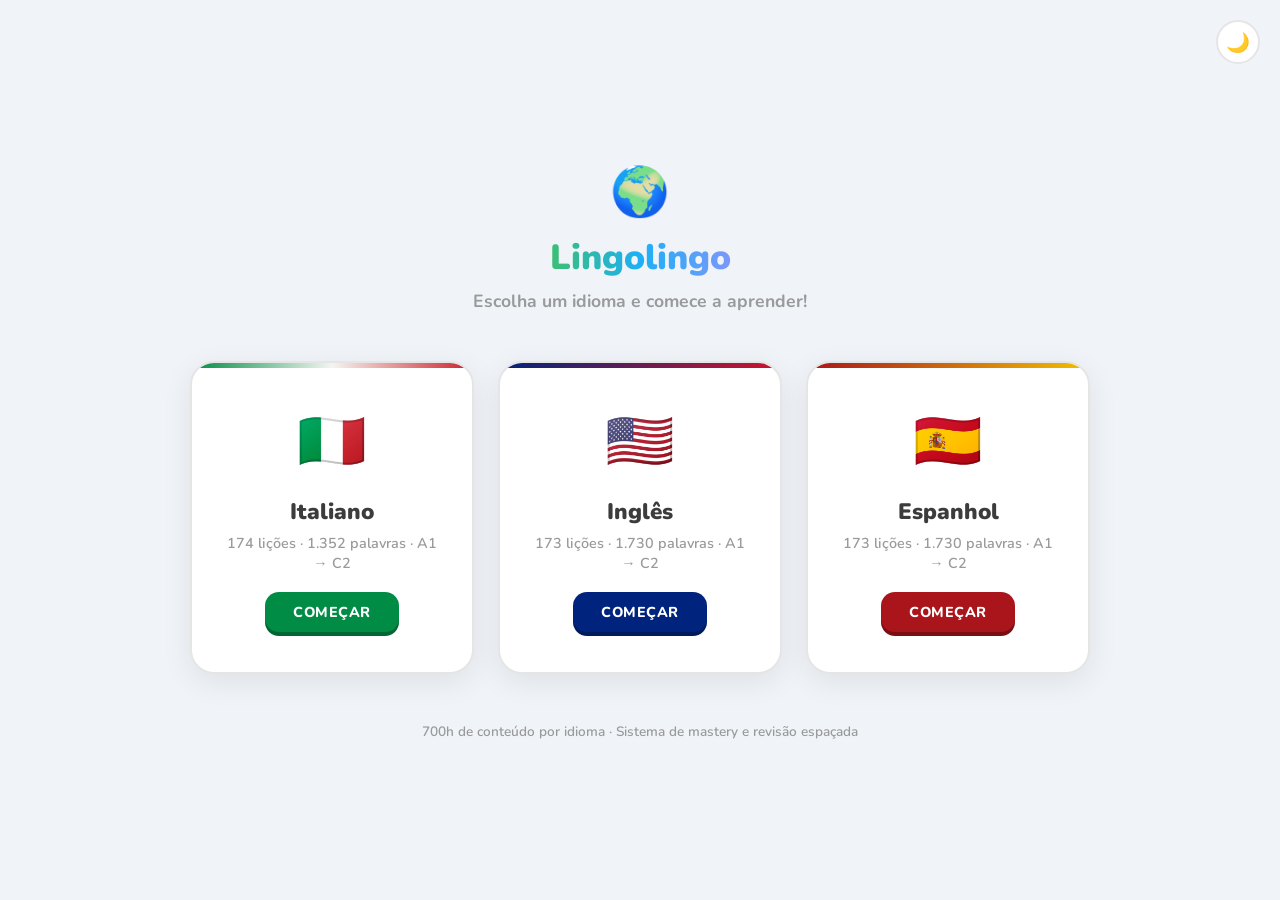
<file: index.html>
<!DOCTYPE html>
<html lang="pt-BR">
<head>
  <meta charset="UTF-8">
  <meta name="viewport" content="width=device-width, initial-scale=1.0">
  <title>Lingolingo - Escolha seu idioma</title>
  <link rel="preconnect" href="https://fonts.googleapis.com">
  <link href="https://fonts.googleapis.com/css2?family=Nunito:wght@400;700;800;900&display=swap" rel="stylesheet">
  <style>
    :root {
      --bg: #f0f4f8;
      --card-bg: #ffffff;
      --text: #3c3c3c;
      --text-muted: #9a9a9a;
      --border: #e5e5e5;
      --shadow: 0 8px 30px rgba(0, 0, 0, 0.08);
      --accent: #58cc02;
    }

    [data-theme="dark"] {
      --bg: #0f1620;
      --card-bg: #1a2431;
      --text: #f1f7fb;
      --text-muted: #8ea1ad;
      --border: #2b3a4a;
      --shadow: 0 8px 30px rgba(0, 0, 0, 0.4);
    }

    * { margin: 0; padding: 0; box-sizing: border-box; }

    body {
      font-family: 'Nunito', sans-serif;
      background: var(--bg);
      color: var(--text);
      min-height: 100vh;
      display: flex;
      flex-direction: column;
      align-items: center;
      justify-content: center;
      padding: 2rem;
      transition: background 0.3s, color 0.3s;
    }

    .theme-toggle {
      position: fixed;
      top: 20px;
      right: 20px;
      background: var(--card-bg);
      border: 2px solid var(--border);
      border-radius: 50%;
      width: 44px;
      height: 44px;
      font-size: 1.2rem;
      cursor: pointer;
      transition: transform 0.2s;
      display: flex;
      align-items: center;
      justify-content: center;
    }
    .theme-toggle:hover { transform: rotate(20deg) scale(1.1); }

    .hero {
      text-align: center;
      margin-bottom: 3rem;
    }

    .hero-logo {
      font-size: 3rem;
      margin-bottom: 0.5rem;
    }

    .hero h1 {
      font-size: 2.2rem;
      font-weight: 900;
      background: linear-gradient(90deg, #58cc02, #1cb0f6, #ce82ff);
      -webkit-background-clip: text;
      background-clip: text;
      color: transparent;
      margin-bottom: 0.5rem;
    }

    .hero p {
      color: var(--text-muted);
      font-size: 1.1rem;
      font-weight: 700;
    }

    .cards {
      display: grid;
      grid-template-columns: repeat(auto-fit, minmax(260px, 1fr));
      gap: 1.5rem;
      max-width: 900px;
      width: 100%;
    }

    .card {
      background: var(--card-bg);
      border: 2px solid var(--border);
      border-radius: 24px;
      padding: 2.5rem 2rem;
      text-align: center;
      text-decoration: none;
      color: var(--text);
      box-shadow: var(--shadow);
      transition: transform 0.2s, box-shadow 0.2s, border-color 0.2s;
      position: relative;
      overflow: hidden;
    }

    .card::before {
      content: "";
      position: absolute;
      top: 0;
      left: 0;
      right: 0;
      height: 5px;
      border-radius: 24px 24px 0 0;
    }

    .card.italiano::before { background: linear-gradient(90deg, #008C45, #F4F5F0, #CD212A); }
    .card.ingles::before { background: linear-gradient(90deg, #00247D, #CF142B); }
    .card.espanhol::before { background: linear-gradient(90deg, #AA151B, #F1BF00); }

    .card:hover {
      transform: translateY(-6px);
      box-shadow: 0 16px 40px rgba(0, 0, 0, 0.15);
    }

    .card.italiano:hover { border-color: #008C45; }
    .card.ingles:hover { border-color: #00247D; }
    .card.espanhol:hover { border-color: #AA151B; }

    .card-flag {
      font-size: 3.5rem;
      margin-bottom: 1rem;
    }

    .card-title {
      font-size: 1.4rem;
      font-weight: 900;
      margin-bottom: 0.4rem;
    }

    .card-desc {
      color: var(--text-muted);
      font-size: 0.9rem;
      font-weight: 600;
      margin-bottom: 1.2rem;
    }

    .card-btn {
      display: inline-block;
      padding: 10px 28px;
      border-radius: 14px;
      font-weight: 800;
      font-size: 0.9rem;
      text-transform: uppercase;
      letter-spacing: 0.5px;
      color: white;
      transition: transform 0.1s;
    }

    .card.italiano .card-btn { background: #008C45; box-shadow: 0 4px 0 #006633; }
    .card.ingles .card-btn { background: #00247D; box-shadow: 0 4px 0 #001a5e; }
    .card.espanhol .card-btn { background: #AA151B; box-shadow: 0 4px 0 #7a0f13; }

    .card:active .card-btn { transform: translateY(2px); box-shadow: none; }

    .footer {
      margin-top: 3rem;
      color: var(--text-muted);
      font-size: 0.85rem;
      font-weight: 600;
    }

    @media (max-width: 600px) {
      .hero h1 { font-size: 1.6rem; }
      .cards { grid-template-columns: 1fr; }
    }
  </style>
</head>
<body>

  <button class="theme-toggle" id="btn-theme" title="Alternar tema">🌙</button>

  <div class="hero">
    <div class="hero-logo">🌍</div>
    <h1>Lingolingo</h1>
    <p>Escolha um idioma e comece a aprender!</p>
  </div>

  <div class="cards">
    <a href="ITALIANO/index.html" class="card italiano">
      <div class="card-flag">🇮🇹</div>
      <div class="card-title">Italiano</div>
      <div class="card-desc">174 lições · 1.352 palavras · A1 → C2</div>
      <span class="card-btn">Começar</span>
    </a>

    <a href="INGLES/index.html" class="card ingles">
      <div class="card-flag">🇺🇸</div>
      <div class="card-title">Inglês</div>
      <div class="card-desc">173 lições · 1.730 palavras · A1 → C2</div>
      <span class="card-btn">Começar</span>
    </a>

    <a href="ESPANHOL/index.html" class="card espanhol">
      <div class="card-flag">🇪🇸</div>
      <div class="card-title">Espanhol</div>
      <div class="card-desc">173 lições · 1.730 palavras · A1 → C2</div>
      <span class="card-btn">Começar</span>
    </a>
  </div>

  <div class="footer">700h de conteúdo por idioma · Sistema de mastery e revisão espaçada</div>

  <script>
    const btn = document.getElementById("btn-theme");
    const saved = localStorage.getItem("lingolingo_theme");
    if (saved) document.documentElement.setAttribute("data-theme", saved);
    else if (window.matchMedia("(prefers-color-scheme: dark)").matches)
      document.documentElement.setAttribute("data-theme", "dark");

    function updateIcon() {
      const dark = document.documentElement.getAttribute("data-theme") === "dark";
      btn.textContent = dark ? "☀️" : "🌙";
    }
    updateIcon();

    btn.onclick = () => {
      const current = document.documentElement.getAttribute("data-theme");
      const next = current === "dark" ? "light" : "dark";
      document.documentElement.setAttribute("data-theme", next);
      localStorage.setItem("lingolingo_theme", next);
      updateIcon();
    };
  </script>
</body>
</html>
</file>
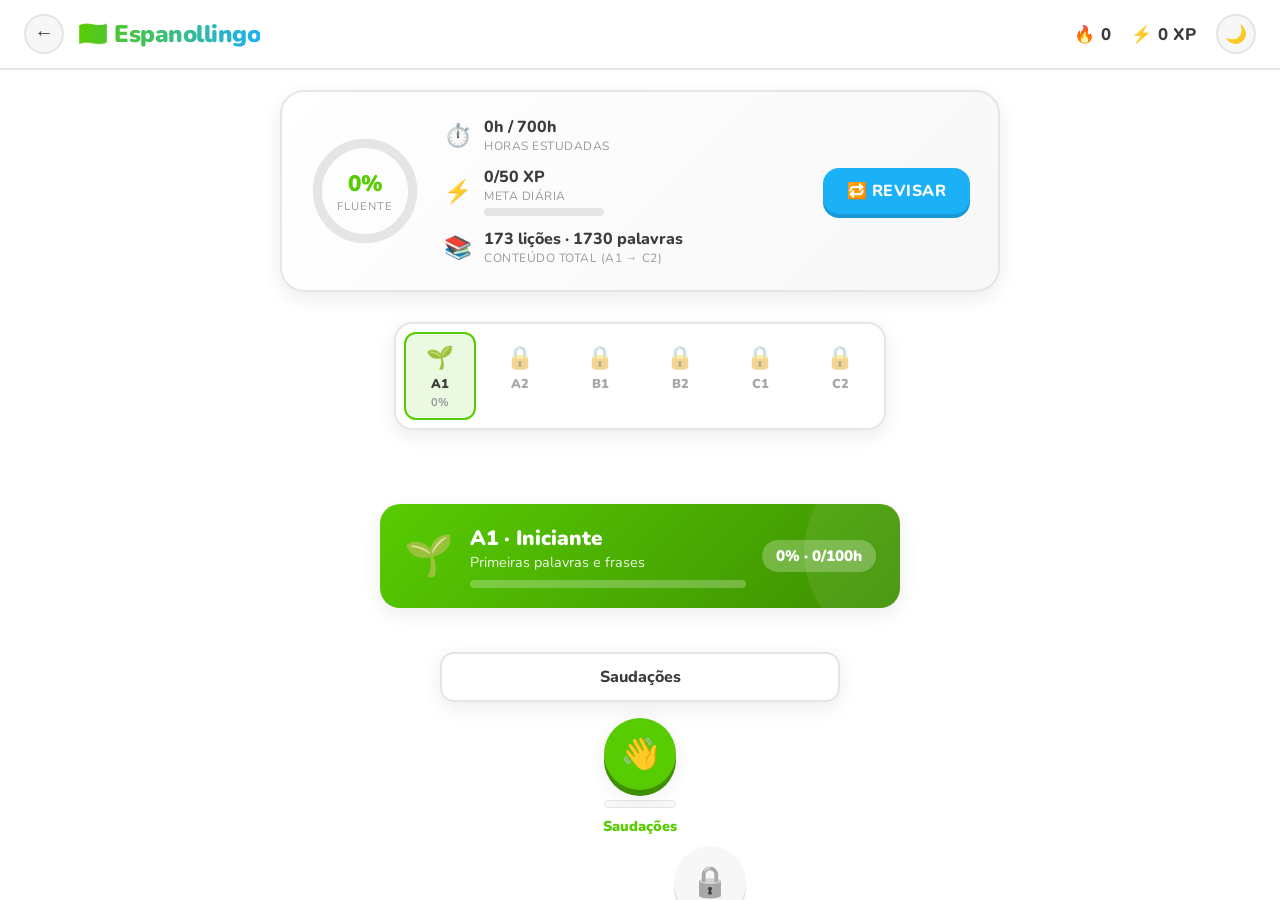
<file: ESPANHOL/index.html>
<!DOCTYPE html>
<html lang="pt-BR">
<head>
  <meta charset="UTF-8">
  <meta name="viewport" content="width=device-width, initial-scale=1.0">
  <title>Espanollingo - Aprenda Espanhol</title>
  <link rel="preconnect" href="https://fonts.googleapis.com">
  <link href="https://fonts.googleapis.com/css2?family=Nunito:wght@400;700;800;900&display=swap" rel="stylesheet">
  <link rel="stylesheet" href="css/style.css">
</head>
<body>

  <nav class="topbar">
    <div class="topbar-left">
      <a class="btn-back" href="../index.html" title="Voltar aos idiomas">←</a>
      <div class="logo">🇪🇸 Espanollingo</div>
    </div>
    <div class="stats">
      <div class="stat-item" title="Sequência diária">
        <span class="icon">🔥</span>
        <span id="stat-streak" class="stat-val">0</span>
      </div>
      <div class="stat-item" title="XP Total">
        <span class="icon">⚡</span>
        <span id="stat-xp" class="stat-val">0 XP</span>
      </div>
      <button class="btn-theme" id="btn-theme" title="Alternar tema">🌙</button>
    </div>
  </nav>

  <main id="dashboard" class="screen active">

    <div class="hero-panel">
      <div class="hero-ring">
        <svg viewBox="0 0 120 120">
          <circle class="ring-bg" cx="60" cy="60" r="52"/>
          <circle class="ring-fg" id="fluency-ring" cx="60" cy="60" r="52"/>
        </svg>
        <div class="ring-label">
          <span class="ring-pct" id="fluency-text">0%</span>
          <span class="ring-sub">fluente</span>
        </div>
      </div>

      <div class="hero-metrics">
        <div class="metric">
          <span class="metric-icon">⏱️</span>
          <div>
            <div class="metric-val"><span id="stat-completed-hours">0h</span> / <span id="stat-total-hours">0h</span></div>
            <div class="metric-label">horas estudadas</div>
          </div>
        </div>
        <div class="metric">
          <span class="metric-icon">⚡</span>
          <div>
            <div class="metric-val"><span id="daily-xp">0</span>/50 XP</div>
            <div class="metric-label">meta diária</div>
            <div class="metric-bar"><div class="metric-bar-fill" id="daily-goal-fill" style="width:0%"></div></div>
          </div>
        </div>
        <div class="metric">
          <span class="metric-icon">📚</span>
          <div>
            <div class="metric-val"><span id="stat-total-lessons">0</span> lições · <span id="stat-total-words">0</span> palavras</div>
            <div class="metric-label">conteúdo total (A1 → C2)</div>
          </div>
        </div>
      </div>

      <div class="hero-actions">
        <button class="btn btn-blue" id="btn-review">🔁 Revisar</button>
      </div>
    </div>

    <div class="path-container" id="path-container"></div>
  </main>

  <section id="lesson-screen" class="screen">
    <header class="lesson-header">
      <button class="btn-icon" id="btn-exit-lesson">✕</button>
      <div class="progress-container">
        <div class="progress-fill" id="lesson-progress-bar" style="width:0%"></div>
      </div>
      <div class="lesson-hearts">
        <span>❌</span> <span id="lesson-errors-display">0</span>
      </div>
    </header>

    <div class="lesson-content" id="lesson-area"></div>

    <footer class="lesson-footer" id="lesson-footer">
      <div class="feedback-area" id="feedback-area">
        <div class="feedback-icon" id="feedback-icon"></div>
        <div class="feedback-text">
          <h3 id="feedback-title"></h3>
          <p id="feedback-desc"></p>
        </div>
      </div>
      <button class="btn btn-green btn-lg" id="btn-action">Verificar</button>
    </footer>
  </section>

  <div id="toast" class="toast"></div>

  <script src="js/content.js"></script>
  <script src="js/content_extra.js"></script>
  <script src="js/content_extra_gen.js"></script>
  <script src="js/data.js"></script>
  <script src="js/state.js"></script>
  <script src="js/engine.js"></script>
  <script src="js/app.js"></script>
</body>
</html>
</file>
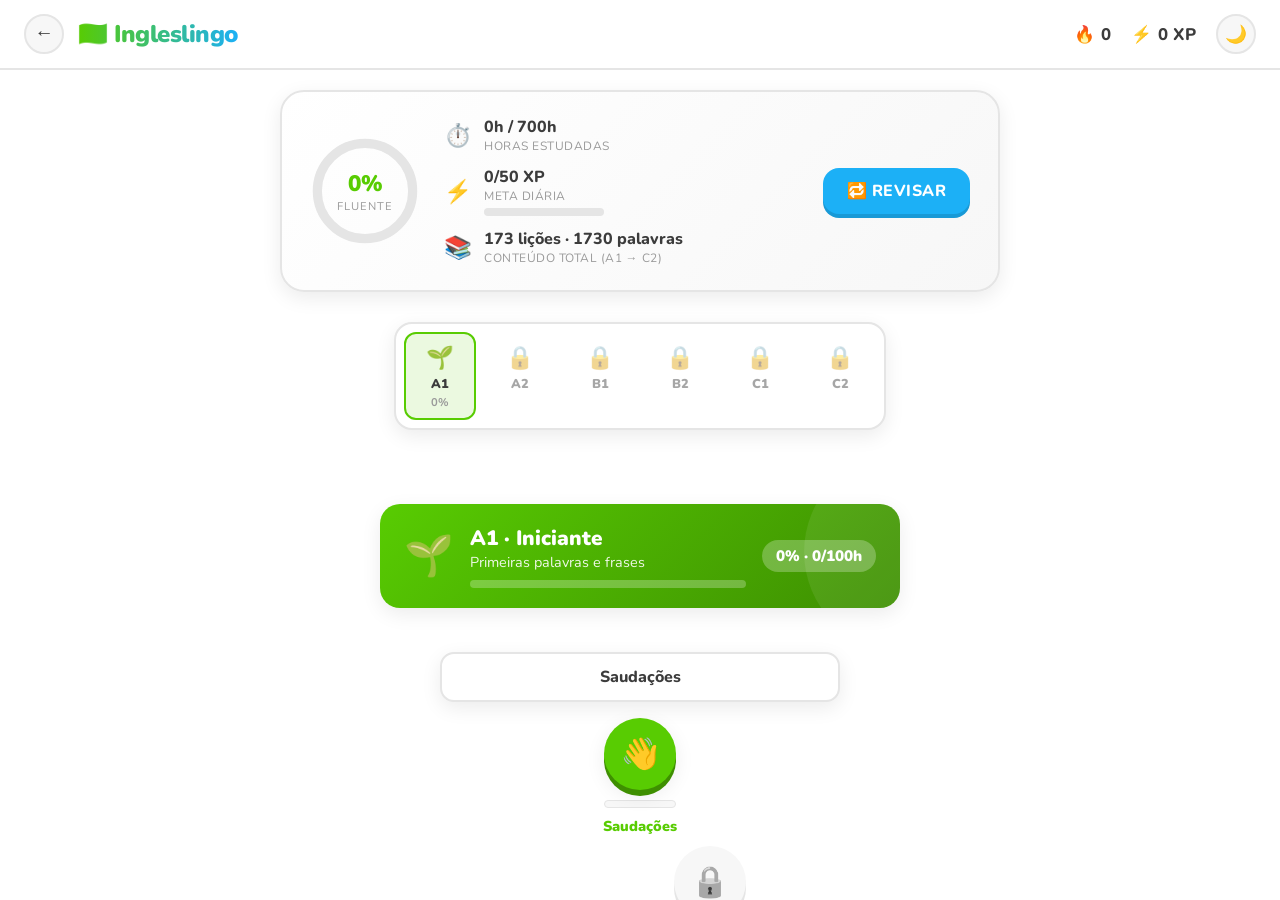
<file: INGLES/index.html>
<!DOCTYPE html>
<html lang="pt-BR">
<head>
  <meta charset="UTF-8">
  <meta name="viewport" content="width=device-width, initial-scale=1.0">
  <title>Ingleslingo - Aprenda Inglês</title>
  <link rel="preconnect" href="https://fonts.googleapis.com">
  <link href="https://fonts.googleapis.com/css2?family=Nunito:wght@400;700;800;900&display=swap" rel="stylesheet">
  <link rel="stylesheet" href="css/style.css">
</head>
<body>

  <nav class="topbar">
    <div class="topbar-left">
      <a class="btn-back" href="../index.html" title="Voltar aos idiomas">←</a>
      <div class="logo">🇺🇸 Ingleslingo</div>
    </div>
    <div class="stats">
      <div class="stat-item" title="Sequência diária">
        <span class="icon">🔥</span>
        <span id="stat-streak" class="stat-val">0</span>
      </div>
      <div class="stat-item" title="XP Total">
        <span class="icon">⚡</span>
        <span id="stat-xp" class="stat-val">0 XP</span>
      </div>
      <button class="btn-theme" id="btn-theme" title="Alternar tema">🌙</button>
    </div>
  </nav>

  <main id="dashboard" class="screen active">

    <div class="hero-panel">
      <div class="hero-ring">
        <svg viewBox="0 0 120 120">
          <circle class="ring-bg" cx="60" cy="60" r="52"/>
          <circle class="ring-fg" id="fluency-ring" cx="60" cy="60" r="52"/>
        </svg>
        <div class="ring-label">
          <span class="ring-pct" id="fluency-text">0%</span>
          <span class="ring-sub">fluente</span>
        </div>
      </div>

      <div class="hero-metrics">
        <div class="metric">
          <span class="metric-icon">⏱️</span>
          <div>
            <div class="metric-val"><span id="stat-completed-hours">0h</span> / <span id="stat-total-hours">0h</span></div>
            <div class="metric-label">horas estudadas</div>
          </div>
        </div>
        <div class="metric">
          <span class="metric-icon">⚡</span>
          <div>
            <div class="metric-val"><span id="daily-xp">0</span>/50 XP</div>
            <div class="metric-label">meta diária</div>
            <div class="metric-bar"><div class="metric-bar-fill" id="daily-goal-fill" style="width:0%"></div></div>
          </div>
        </div>
        <div class="metric">
          <span class="metric-icon">📚</span>
          <div>
            <div class="metric-val"><span id="stat-total-lessons">0</span> lições · <span id="stat-total-words">0</span> palavras</div>
            <div class="metric-label">conteúdo total (A1 → C2)</div>
          </div>
        </div>
      </div>

      <div class="hero-actions">
        <button class="btn btn-blue" id="btn-review">🔁 Revisar</button>
      </div>
    </div>

    <div class="path-container" id="path-container"></div>
  </main>

  <section id="lesson-screen" class="screen">
    <header class="lesson-header">
      <button class="btn-icon" id="btn-exit-lesson">✕</button>
      <div class="progress-container">
        <div class="progress-fill" id="lesson-progress-bar" style="width:0%"></div>
      </div>
      <div class="lesson-hearts">
        <span>❌</span> <span id="lesson-errors-display">0</span>
      </div>
    </header>

    <div class="lesson-content" id="lesson-area"></div>

    <footer class="lesson-footer" id="lesson-footer">
      <div class="feedback-area" id="feedback-area">
        <div class="feedback-icon" id="feedback-icon"></div>
        <div class="feedback-text">
          <h3 id="feedback-title"></h3>
          <p id="feedback-desc"></p>
        </div>
      </div>
      <button class="btn btn-green btn-lg" id="btn-action">Verificar</button>
    </footer>
  </section>

  <div id="toast" class="toast"></div>

  <script src="js/content.js"></script>
  <script src="js/content_extra.js"></script>
  <script src="js/content_extra_gen.js"></script>
  <script src="js/data.js"></script>
  <script src="js/state.js"></script>
  <script src="js/engine.js"></script>
  <script src="js/app.js"></script>
</body>
</html>
</file>
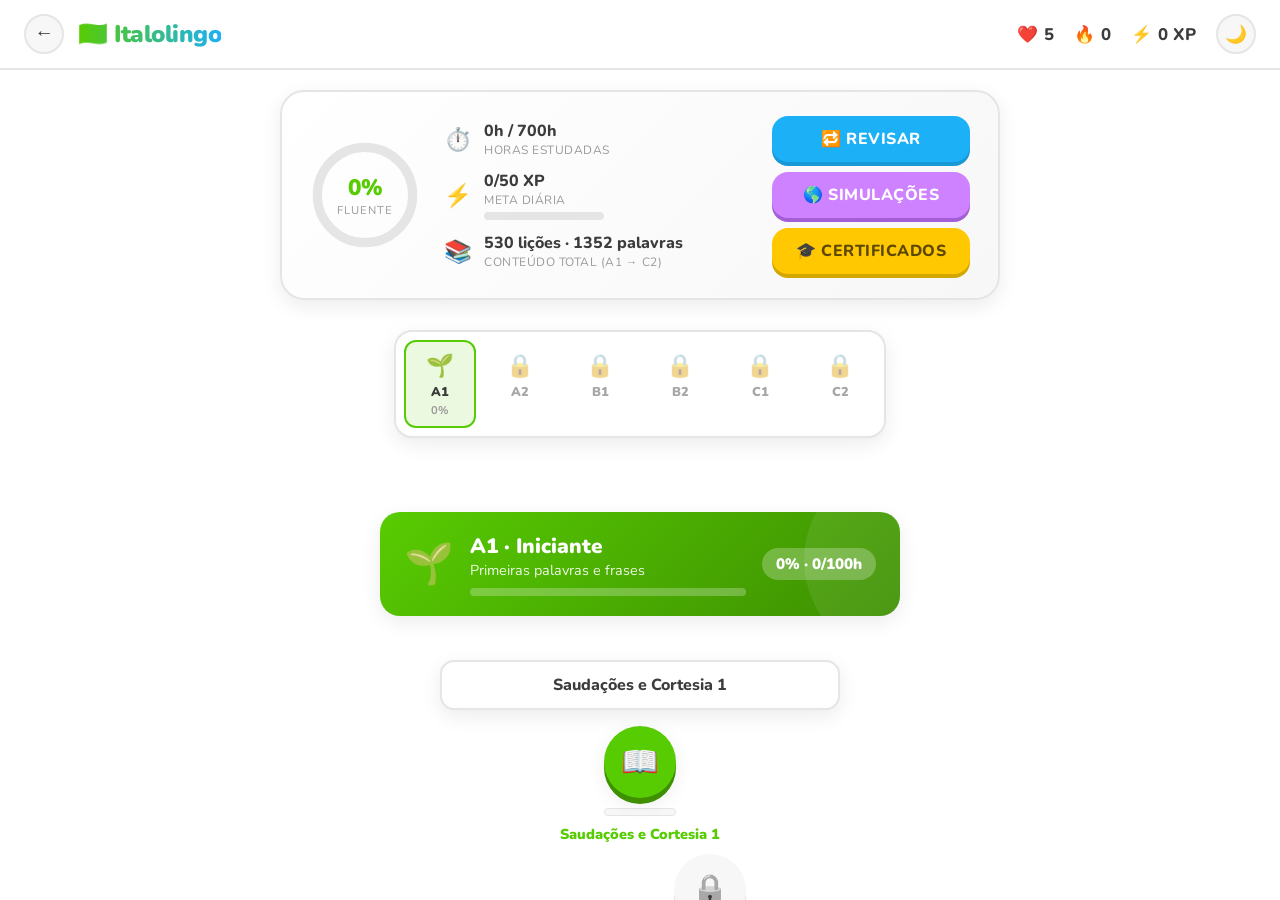
<file: ITALIANO/index.html>
<!DOCTYPE html>
<html lang="pt-BR">
<head>
  <meta charset="UTF-8">
  <meta name="viewport" content="width=device-width, initial-scale=1.0">
  <title>Italolingo - Aprenda Italiano</title>
  <link rel="preconnect" href="https://fonts.googleapis.com">
  <link href="https://fonts.googleapis.com/css2?family=Nunito:wght@400;700;800;900&display=swap" rel="stylesheet">
  <link rel="stylesheet" href="css/style.css">
</head>
<body>

  <nav class="topbar">
    <div class="topbar-left">
      <a class="btn-back" href="../index.html" title="Voltar aos idiomas">←</a>
      <div class="logo">🇮🇹 Italolingo</div>
    </div>
    <div class="stats">
      <div class="stat-item" title="Vidas">
        <span class="icon">❤️</span>
        <span id="stat-hearts" class="stat-val">5</span>
      </div>
      <div class="stat-item" title="Sequência diária">
        <span class="icon">🔥</span>
        <span id="stat-streak" class="stat-val">0</span>
      </div>
      <div class="stat-item" title="XP Total">
        <span class="icon">⚡</span>
        <span id="stat-xp" class="stat-val">0 XP</span>
      </div>
      <button class="btn-theme" id="btn-theme" title="Alternar tema">🌙</button>
    </div>
  </nav>

  <main id="dashboard" class="screen active">

    <div class="hero-panel">
      <div class="hero-ring">
        <svg viewBox="0 0 120 120">
          <circle class="ring-bg" cx="60" cy="60" r="52"/>
          <circle class="ring-fg" id="fluency-ring" cx="60" cy="60" r="52"/>
        </svg>
        <div class="ring-label">
          <span class="ring-pct" id="fluency-text">0%</span>
          <span class="ring-sub">fluente</span>
        </div>
      </div>

      <div class="hero-metrics">
        <div class="metric">
          <span class="metric-icon">⏱️</span>
          <div>
            <div class="metric-val"><span id="stat-completed-hours">0h</span> / <span id="stat-total-hours">0h</span></div>
            <div class="metric-label">horas estudadas</div>
          </div>
        </div>
        <div class="metric">
          <span class="metric-icon">⚡</span>
          <div>
            <div class="metric-val"><span id="daily-xp">0</span>/50 XP</div>
            <div class="metric-label">meta diária</div>
            <div class="metric-bar"><div class="metric-bar-fill" id="daily-goal-fill" style="width:0%"></div></div>
          </div>
        </div>
        <div class="metric">
          <span class="metric-icon">📚</span>
          <div>
            <div class="metric-val"><span id="stat-total-lessons">0</span> lições · <span id="stat-total-words">0</span> palavras</div>
            <div class="metric-label">conteúdo total (A1 → C2)</div>
          </div>
        </div>
      </div>

      <div class="hero-actions">
        <button class="btn btn-blue" id="btn-review">🔁 Revisar</button>
        <button class="btn btn-purple" id="btn-sim">🌎 Simulações</button>
        <button class="btn btn-gold" id="btn-certs">🎓 Certificados</button>
      </div>
    </div>

    <div class="path-container" id="path-container"></div>
  </main>

  <section id="lesson-screen" class="screen">
    <header class="lesson-header">
      <button class="btn-icon" id="btn-exit-lesson">✕</button>
      <div class="progress-container">
        <div class="progress-fill" id="lesson-progress-bar" style="width:0%"></div>
      </div>
      <span class="lesson-progress-text" id="lesson-progress-text">0%</span>
      <div class="lesson-hearts">
        <span>❤️</span> <span id="lesson-hearts-display">5</span>
      </div>
      <div class="lesson-hearts">
        <span>❌</span> <span id="lesson-errors-display">0</span>
      </div>
    </header>

    <div class="lesson-content" id="lesson-area"></div>

    <footer class="lesson-footer" id="lesson-footer">
      <div class="feedback-area" id="feedback-area">
        <div class="feedback-icon" id="feedback-icon"></div>
        <div class="feedback-text">
          <h3 id="feedback-title"></h3>
          <p id="feedback-desc"></p>
        </div>
      </div>
      <button class="btn btn-green btn-lg" id="btn-action">Verificar</button>
    </footer>
  </section>

  <section id="sim-screen" class="screen">
    <header class="lesson-header">
      <button class="btn-icon" id="btn-exit-sim">✕</button>
      <h2 class="sim-screen-title" id="sim-title">🌎 Simulações</h2>
    </header>
    <div class="lesson-content" id="sim-content"></div>
  </section>

  <div class="modal-overlay" id="certs-modal">
    <div class="modal">
      <div class="modal-head">
        <h2>🎓 Certificados</h2>
        <button class="btn-icon" id="btn-close-certs">✕</button>
      </div>
      <div class="certs-grid" id="certs-grid"></div>
    </div>
  </div>

  <div id="cert-print" class="cert-print"></div>

  <div id="toast" class="toast"></div>

  <script src="js/content.js"></script>
  <script src="js/content_extra.js"></script>
  <script src="js/data.js"></script>
  <script src="js/simulations.js"></script>
  <script src="js/state.js"></script>
  <script src="js/engine.js"></script>
  <script src="js/app.js"></script>
</body>
</html>
</file>
<file: ESPANHOL/css/style.css>
:root {
  --green: #58cc02;
  --green-dark: #46a302;
  --green-light: #d7ffb8;
  --blue: #1cb0f6;
  --blue-dark: #1899d6;
  --blue-light: #ddf4ff;
  --red: #ff4b4b;
  --red-dark: #ea2b2b;
  --red-light: #ffdfe0;
  --yellow: #ffc800;
  --purple: #ce82ff;

  --bg: #ffffff;
  --bg-soft: #f7f7f7;
  --card-bg: #ffffff;
  --text: #3c3c3c;
  --text-muted: #9a9a9a;
  --border: #e5e5e5;
  --shadow: 0 6px 20px rgba(0, 0, 0, 0.08);
  --topbar-bg: rgba(255, 255, 255, 0.9);
}

[data-theme="dark"] {
  --green-light: #1e3a1e;
  --blue-light: #12324a;
  --red-light: #3f1d1d;

  --bg: #0f1620;
  --bg-soft: #1a2431;
  --card-bg: #1a2431;
  --text: #f1f7fb;
  --text-muted: #8ea1ad;
  --border: #2b3a4a;
  --shadow: 0 6px 20px rgba(0, 0, 0, 0.4);
  --topbar-bg: rgba(15, 22, 32, 0.9);
}

* { margin: 0; padding: 0; box-sizing: border-box; }

body {
  font-family: 'Nunito', sans-serif;
  background: var(--bg);
  color: var(--text);
  height: 100vh;
  overflow: hidden;
  transition: background 0.3s, color 0.3s;
}

.screen { display: none; height: 100vh; overflow-y: auto; }
.screen.active { display: block; }

.topbar {
  position: fixed;
  top: 0; left: 0; right: 0;
  height: 70px;
  background: var(--topbar-bg);
  backdrop-filter: blur(10px);
  border-bottom: 2px solid var(--border);
  display: flex;
  align-items: center;
  justify-content: space-between;
  padding: 0 24px;
  z-index: 100;
}

.logo {
  font-weight: 900;
  font-size: 1.5rem;
  background: linear-gradient(90deg, #58cc02, #1cb0f6);
  -webkit-background-clip: text;
  background-clip: text;
  color: transparent;
  letter-spacing: -0.5px;
}

.topbar-left {
  display: flex;
  align-items: center;
  gap: 14px;
  min-width: 0;
}

.btn-back {
  width: 40px;
  height: 40px;
  border-radius: 50%;
  background: var(--bg-soft);
  border: 2px solid var(--border);
  color: var(--text);
  font-size: 1.2rem;
  line-height: 1;
  text-decoration: none;
  display: flex;
  align-items: center;
  justify-content: center;
  cursor: pointer;
  transition: transform 0.2s;
  flex-shrink: 0;
}
.btn-back:hover { transform: translateX(-3px) scale(1.08); }

.stats { display: flex; gap: 20px; align-items: center; }
.stat-item {
  display: flex;
  align-items: center;
  gap: 6px;
  font-weight: 800;
  color: var(--text-muted);
  font-size: 1.05rem;
}
.stat-item .stat-val { color: var(--text); }
.stat-item.hearts .stat-val { color: var(--red); }

.btn-theme {
  background: var(--bg-soft);
  border: 2px solid var(--border);
  border-radius: 50%;
  width: 40px;
  height: 40px;
  font-size: 1.1rem;
  cursor: pointer;
  transition: transform 0.2s;
}
.btn-theme:hover { transform: rotate(20deg) scale(1.1); }

#dashboard {
  display: none;
  padding-top: 90px;
  max-width: 760px;
  margin: 0 auto;
  padding-left: 20px;
  padding-right: 20px;
  flex-direction: column;
}
#dashboard.active { display: flex; }

.hero-panel {
  display: flex;
  align-items: center;
  gap: 24px;
  background: linear-gradient(135deg, var(--card-bg), var(--bg-soft));
  border: 2px solid var(--border);
  border-radius: 24px;
  padding: 24px 28px;
  box-shadow: var(--shadow);
  margin-bottom: 30px;
  flex-wrap: wrap;
}

.hero-ring {
  position: relative;
  width: 110px;
  height: 110px;
  flex-shrink: 0;
}
.hero-ring svg { width: 100%; height: 100%; transform: rotate(-90deg); }
.ring-bg {
  fill: none;
  stroke: var(--border);
  stroke-width: 10;
}
.ring-fg {
  fill: none;
  stroke: url(#ringGrad);
  stroke: var(--green);
  stroke-width: 10;
  stroke-linecap: round;
  stroke-dasharray: 326.7;
  stroke-dashoffset: 326.7;
  transition: stroke-dashoffset 0.6s ease;
}
.ring-label {
  position: absolute;
  inset: 0;
  display: flex;
  flex-direction: column;
  align-items: center;
  justify-content: center;
}
.ring-pct { font-size: 1.4rem; font-weight: 900; color: var(--green); }
.ring-sub { font-size: 0.7rem; color: var(--text-muted); text-transform: uppercase; letter-spacing: 1px; }

.hero-metrics {
  flex: 1;
  display: flex;
  flex-direction: column;
  gap: 12px;
  min-width: 200px;
}

.metric {
  display: flex;
  align-items: center;
  gap: 12px;
}
.metric-icon { font-size: 1.4rem; }
.metric-val { font-weight: 800; font-size: 1rem; color: var(--text); }
.metric-label { font-size: 0.75rem; color: var(--text-muted); text-transform: uppercase; letter-spacing: 0.5px; }
.metric-bar {
  height: 8px;
  background: var(--border);
  border-radius: 4px;
  overflow: hidden;
  margin-top: 4px;
  width: 120px;
}
.metric-bar-fill {
  height: 100%;
  background: linear-gradient(90deg, var(--yellow), #ffd94d);
  border-radius: 4px;
  transition: width 0.5s;
}

.hero-actions {
  display: flex;
  flex-direction: column;
  gap: 10px;
  flex-shrink: 0;
}

.path-container {
  display: flex;
  flex-direction: column;
  align-items: center;
  padding-bottom: 100px;
}

.level-nav {
  display: flex;
  gap: 8px;
  background: var(--card-bg);
  border: 2px solid var(--border);
  border-radius: 18px;
  padding: 8px;
  box-shadow: var(--shadow);
  margin-bottom: 24px;
  flex-wrap: wrap;
  justify-content: center;
}

.level-tab {
  display: flex;
  flex-direction: column;
  align-items: center;
  gap: 2px;
  background: transparent;
  border: 2px solid transparent;
  border-radius: 12px;
  padding: 8px 16px;
  cursor: pointer;
  font-family: 'Nunito', sans-serif;
  transition: all 0.15s;
  min-width: 72px;
}
.level-tab:hover:not(.locked) { background: var(--bg-soft); }
.level-tab.current {
  background: color-mix(in srgb, var(--level-color) 12%, transparent);
  border-color: var(--level-color);
}
.level-tab.locked { opacity: 0.45; cursor: not-allowed; }

.tab-icon { font-size: 1.4rem; }
.tab-label { font-weight: 900; font-size: 0.8rem; color: var(--text); }
.tab-pct { font-size: 0.7rem; font-weight: 700; color: var(--text-muted); }

.level-header {
  width: 100%;
  max-width: 520px;
  background: linear-gradient(135deg, var(--level-color), color-mix(in srgb, var(--level-color) 70%, black));
  border-radius: 20px;
  padding: 20px 24px;
  color: white;
  margin: 50px 0 20px;
  box-shadow: var(--shadow);
  display: flex;
  align-items: center;
  gap: 16px;
  position: relative;
  overflow: hidden;
}
.level-header::after {
  content: "";
  position: absolute;
  top: -50%; right: -20%;
  width: 200px; height: 200px;
  background: rgba(255, 255, 255, 0.08);
  border-radius: 50%;
}
.level-icon { font-size: 2.5rem; z-index: 1; }
.level-info { flex: 1; z-index: 1; }
.level-title { font-size: 1.3rem; font-weight: 900; }
.level-desc { font-size: 0.9rem; opacity: 0.9; }
.level-badge {
  background: rgba(255, 255, 255, 0.25);
  padding: 6px 14px;
  border-radius: 20px;
  font-weight: 900;
  font-size: 0.95rem;
  z-index: 1;
}

.level-hours-bar {
  height: 8px;
  background: rgba(255, 255, 255, 0.25);
  border-radius: 4px;
  overflow: hidden;
  margin-top: 8px;
}
.level-hours-fill {
  height: 100%;
  background: rgba(255, 255, 255, 0.9);
  border-radius: 4px;
  transition: width 0.4s;
}

.fluency-hours {
  font-weight: 800;
  font-size: 0.95rem;
  color: var(--blue);
  margin-bottom: 8px !important;
}

.unit-header {
  width: 100%;
  max-width: 400px;
  background: var(--card-bg);
  border: 2px solid var(--border);
  border-radius: 14px;
  padding: 12px 20px;
  margin: 24px 0 16px;
  text-align: center;
  box-shadow: var(--shadow);
}
.unit-header.locked { opacity: 0.5; }
.unit-title {
  font-size: 1rem;
  font-weight: 800;
  color: var(--text);
}

.lesson-node {
  position: relative;
  margin-bottom: 56px;
  cursor: pointer;
}

.node-circle {
  width: 72px;
  height: 72px;
  border-radius: 50%;
  background: var(--level-color);
  border: none;
  display: flex;
  align-items: center;
  justify-content: center;
  font-size: 1.9rem;
  box-shadow: 0 6px 0 color-mix(in srgb, var(--level-color) 70%, black), var(--shadow);
  position: relative;
  z-index: 2;
  transition: transform 0.15s, box-shadow 0.2s;
}
.lesson-node:hover:not(.locked) .node-circle { transform: translateY(-3px); }
.lesson-node:active:not(.locked) .node-circle { transform: scale(0.95); }

.lesson-node.active .node-circle {
  animation: pulse 2s infinite;
}

@keyframes pulse {
  0%, 100% { box-shadow: 0 6px 0 color-mix(in srgb, var(--level-color) 70%, black), 0 0 0 0 color-mix(in srgb, var(--level-color) 40%, transparent); }
  50% { box-shadow: 0 6px 0 color-mix(in srgb, var(--level-color) 70%, black), 0 0 0 14px transparent; }
}

.lesson-node.locked .node-circle {
  background: var(--bg-soft);
  box-shadow: 0 6px 0 var(--border);
  filter: grayscale(1);
  cursor: not-allowed;
}

.lesson-node.completed .node-circle {
  background: var(--yellow);
  box-shadow: 0 6px 0 #d4a600;
}

.node-label {
  position: absolute;
  top: calc(100% + 26px);
  left: 50%;
  transform: translateX(-50%);
  margin-top: 0;
  font-weight: 700;
  font-size: 0.9rem;
  color: var(--text-muted);
  white-space: nowrap;
}
.lesson-node.active .node-label { color: var(--level-color); font-weight: 900; }

.node-progress {
  position: absolute;
  top: calc(100% + 10px);
  left: 50%;
  transform: translateX(-50%);
  width: 72px;
  height: 8px;
  background: var(--bg-soft);
  border: 1px solid var(--border);
  border-radius: 6px;
  overflow: hidden;
  pointer-events: none;
}
.node-progress-fill {
  height: 100%;
  width: 0%;
  background: var(--level-color, var(--green));
  border-radius: 6px;
  transition: width 0.4s;
}
.lesson-node.locked .node-progress { opacity: 0.45; }
.lesson-node.completed .node-progress-fill { background: var(--yellow); }

.tooltip {
  position: absolute;
  bottom: 95px;
  left: 50%;
  transform: translateX(-50%) translateY(5px);
  background: var(--card-bg);
  border: 2px solid var(--border);
  border-radius: 14px;
  padding: 14px 20px;
  white-space: nowrap;
  box-shadow: var(--shadow);
  opacity: 0;
  pointer-events: none;
  transition: all 0.2s;
  z-index: 10;
  display: flex;
  flex-direction: column;
  align-items: stretch;
  text-align: left;
  min-width: 180px;
}
.tooltip .btn {
  margin-top: 10px;
  width: 100%;
  display: block;
  text-align: center;
  box-sizing: border-box;
}
.lesson-node:hover .tooltip { opacity: 1; transform: translateX(-50%) translateY(0); }

.sidebar {
  display: flex;
  flex-direction: column;
  gap: 14px;
  position: sticky;
  top: 90px;
  align-self: start;
  max-height: calc(100vh - 110px);
  overflow-y: auto;
  padding-bottom: 10px;
  scrollbar-width: thin;
  scrollbar-color: var(--border) transparent;
}
.sidebar::-webkit-scrollbar { width: 6px; }
.sidebar::-webkit-scrollbar-thumb {
  background: var(--border);
  border-radius: 3px;
}
.sidebar::-webkit-scrollbar-track { background: transparent; }

.card {
  background: var(--card-bg);
  border: 2px solid var(--border);
  border-radius: 18px;
  padding: 16px;
  box-shadow: var(--shadow);
  flex-shrink: 0;
}
.card h3 { font-size: 1rem; margin-bottom: 8px; }
.card p { font-size: 0.85rem; color: var(--text-muted); margin-bottom: 10px; }
.card .hint { font-size: 0.75rem; margin: 0; }

.content-stats {
  display: flex;
  justify-content: space-between;
  gap: 8px;
  margin-bottom: 8px;
}
.cs-item {
  display: flex;
  flex-direction: column;
  align-items: center;
  flex: 1;
  background: var(--bg-soft);
  border-radius: 12px;
  padding: 12px 4px;
}
.cs-val {
  font-weight: 900;
  font-size: 1.1rem;
  color: var(--blue);
}
.cs-label {
  font-size: 0.7rem;
  color: var(--text-muted);
  text-transform: uppercase;
  letter-spacing: 0.5px;
  margin-top: 2px;
}

.fluency-progress, .goal-progress {
  height: 16px;
  background: var(--bg-soft);
  border-radius: 8px;
  overflow: hidden;
  margin-bottom: 6px;
}
.fluency-fill {
  height: 100%;
  background: linear-gradient(90deg, var(--green), #89e21d);
  border-radius: 8px;
  transition: width 0.5s;
}
.fluency-text { text-align: right; font-weight: 800; font-size: 0.9rem; color: var(--green); }
.goal-fill {
  height: 100%;
  background: linear-gradient(90deg, var(--yellow), #ffd94d);
  border-radius: 8px;
  transition: width 0.5s;
}
.goal-text { text-align: right; font-weight: 700; font-size: 0.85rem; color: var(--yellow); }

.btn {
  border: none;
  border-radius: 16px;
  font-family: 'Nunito', sans-serif;
  font-weight: 800;
  font-size: 1rem;
  cursor: pointer;
  text-transform: uppercase;
  letter-spacing: 0.5px;
  transition: all 0.1s;
  padding: 12px 24px;
}
.btn:active { transform: translateY(2px); }
.btn:disabled { opacity: 0.4; cursor: not-allowed; }
.btn-green { background: var(--green); color: white; box-shadow: 0 4px 0 var(--green-dark); }
.btn-green:active:not(:disabled) { box-shadow: none; }
.btn-blue { background: var(--blue); color: white; box-shadow: 0 4px 0 var(--blue-dark); }
.btn-red { background: var(--red); color: white; box-shadow: 0 4px 0 var(--red-dark); }
.btn-block { width: 100%; }
.btn-lg { padding: 16px 40px; font-size: 1.1rem; }
.btn-icon {
  background: none;
  border: none;
  font-size: 1.5rem;
  color: var(--text-muted);
  cursor: pointer;
}

#lesson-screen {
  background: var(--bg);
  display: none;
  flex-direction: column;
}
#lesson-screen.active { display: flex; }

.lesson-header {
  display: flex;
  align-items: center;
  gap: 16px;
  padding: 20px;
  max-width: 800px;
  margin: 0 auto;
  width: 100%;
}

.progress-container {
  flex: 1;
  height: 16px;
  background: var(--bg-soft);
  border-radius: 8px;
  overflow: hidden;
}
.progress-fill {
  height: 100%;
  background: linear-gradient(90deg, var(--green), #89e21d);
  border-radius: 8px;
  transition: width 0.3s;
}

.lesson-hearts {
  font-weight: 800;
  color: var(--red);
  font-size: 1.1rem;
  display: flex;
  align-items: center;
  gap: 4px;
}

.lesson-content {
  flex: 1;
  max-width: 600px;
  margin: 0 auto;
  width: 100%;
  padding: 20px;
  overflow-y: auto;
}

.exercise-title {
  font-size: 1.5rem;
  font-weight: 800;
  margin-bottom: 24px;
}

.question-row {
  display: flex;
  align-items: center;
  gap: 16px;
  margin-bottom: 32px;
}
.speaker-btn {
  width: 60px;
  height: 60px;
  background: var(--blue);
  border-radius: 14px;
  border: none;
  color: white;
  font-size: 1.8rem;
  cursor: pointer;
  box-shadow: 0 4px 0 var(--blue-dark);
  transition: transform 0.1s;
}
.speaker-btn:active { transform: translateY(2px); box-shadow: none; }
.question-text { font-size: 1.3rem; font-weight: 700; }

.options-list {
  display: grid;
  grid-template-columns: 1fr;
  gap: 12px;
}

.option-card {
  background: var(--card-bg);
  border: 2px solid var(--border);
  border-radius: 14px;
  padding: 16px;
  font-size: 1.1rem;
  font-weight: 700;
  cursor: pointer;
  display: flex;
  align-items: center;
  gap: 12px;
  transition: all 0.15s;
}
.option-card:hover { background: var(--bg-soft); transform: translateY(-1px); }
.option-card.selected {
  background: var(--blue-light);
  border-color: var(--blue);
  color: var(--blue);
}
.option-card.correct {
  background: var(--green-light);
  border-color: var(--green);
  color: var(--green);
}
.option-card.wrong {
  background: var(--red-light);
  border-color: var(--red);
  color: var(--red);
}

.word-bank {
  display: flex;
  flex-wrap: wrap;
  gap: 10px;
  justify-content: center;
  margin-top: 30px;
  min-height: 60px;
}
.word-tile {
  background: var(--card-bg);
  border: 2px solid var(--border);
  border-bottom-width: 4px;
  border-radius: 12px;
  padding: 10px 16px;
  font-weight: 700;
  cursor: pointer;
  user-select: none;
  transition: transform 0.1s;
}
.word-tile:hover { transform: translateY(-2px); }
.word-tile.selected { opacity: 0.3; pointer-events: none; }

.answer-area {
  display: flex;
  flex-wrap: wrap;
  gap: 10px;
  justify-content: center;
  min-height: 60px;
  border-bottom: 2px solid var(--border);
  padding-bottom: 20px;
  margin-bottom: 20px;
}

.lesson-footer {
  border-top: 2px solid var(--border);
  padding: 24px;
  display: flex;
  justify-content: space-between;
  align-items: center;
  background: var(--card-bg);
  position: sticky;
  bottom: 0;
  transition: background 0.3s;
}
.lesson-footer.success { background: var(--green-light); border-color: var(--green); }
.lesson-footer.error { background: var(--red-light); border-color: var(--red); }

.feedback-area {
  display: flex;
  align-items: center;
  gap: 16px;
  opacity: 0;
  transform: translateY(10px);
  transition: all 0.2s;
}
.feedback-area.visible { opacity: 1; transform: translateY(0); }
.feedback-icon { font-size: 2rem; }
.feedback-text h3 { font-size: 1.2rem; font-weight: 800; }
.feedback-text p { font-size: 0.95rem; color: var(--text-muted); }

.lesson-footer.success .feedback-text h3 { color: var(--green); }
.lesson-footer.error .feedback-text h3 { color: var(--red); }

.result-screen {
  text-align: center;
  padding-top: 60px;
}
.result-icon { font-size: 5rem; margin-bottom: 20px; animation: bounce 0.8s; }
@keyframes bounce {
  0%, 100% { transform: translateY(0); }
  40% { transform: translateY(-30px); }
  60% { transform: translateY(-15px); }
}
.result-title { font-size: 2rem; font-weight: 900; color: var(--yellow); margin-bottom: 10px; }
.result-stats {
  display: flex;
  justify-content: center;
  gap: 40px;
  margin: 30px 0;
}
.result-stat {
  background: var(--bg-soft);
  padding: 16px 32px;
  border-radius: 16px;
  border: 2px solid var(--border);
}
.result-stat .val { font-size: 1.5rem; font-weight: 900; color: var(--blue); }
.result-stat .label { font-size: 0.85rem; color: var(--text-muted); text-transform: uppercase; }

.toast {
  position: fixed;
  top: 80px;
  left: 50%;
  transform: translateX(-50%) translateY(-20px);
  background: var(--text);
  color: var(--bg);
  padding: 12px 24px;
  border-radius: 10px;
  opacity: 0;
  transition: all 0.3s;
  pointer-events: none;
  z-index: 200;
  font-weight: 700;
}
.toast.show { opacity: 1; transform: translateX(-50%) translateY(0); }

@media (max-width: 800px) {
  #dashboard.active { grid-template-columns: 1fr; }
  .sidebar { display: none; }
}
</file>
<file: INGLES/css/style.css>
:root {
  --green: #58cc02;
  --green-dark: #46a302;
  --green-light: #d7ffb8;
  --blue: #1cb0f6;
  --blue-dark: #1899d6;
  --blue-light: #ddf4ff;
  --red: #ff4b4b;
  --red-dark: #ea2b2b;
  --red-light: #ffdfe0;
  --yellow: #ffc800;
  --purple: #ce82ff;

  --bg: #ffffff;
  --bg-soft: #f7f7f7;
  --card-bg: #ffffff;
  --text: #3c3c3c;
  --text-muted: #9a9a9a;
  --border: #e5e5e5;
  --shadow: 0 6px 20px rgba(0, 0, 0, 0.08);
  --topbar-bg: rgba(255, 255, 255, 0.9);
}

[data-theme="dark"] {
  --green-light: #1e3a1e;
  --blue-light: #12324a;
  --red-light: #3f1d1d;

  --bg: #0f1620;
  --bg-soft: #1a2431;
  --card-bg: #1a2431;
  --text: #f1f7fb;
  --text-muted: #8ea1ad;
  --border: #2b3a4a;
  --shadow: 0 6px 20px rgba(0, 0, 0, 0.4);
  --topbar-bg: rgba(15, 22, 32, 0.9);
}

* { margin: 0; padding: 0; box-sizing: border-box; }

body {
  font-family: 'Nunito', sans-serif;
  background: var(--bg);
  color: var(--text);
  height: 100vh;
  overflow: hidden;
  transition: background 0.3s, color 0.3s;
}

.screen { display: none; height: 100vh; overflow-y: auto; }
.screen.active { display: block; }

.topbar {
  position: fixed;
  top: 0; left: 0; right: 0;
  height: 70px;
  background: var(--topbar-bg);
  backdrop-filter: blur(10px);
  border-bottom: 2px solid var(--border);
  display: flex;
  align-items: center;
  justify-content: space-between;
  padding: 0 24px;
  z-index: 100;
}

.logo {
  font-weight: 900;
  font-size: 1.5rem;
  background: linear-gradient(90deg, #58cc02, #1cb0f6);
  -webkit-background-clip: text;
  background-clip: text;
  color: transparent;
  letter-spacing: -0.5px;
}

.topbar-left {
  display: flex;
  align-items: center;
  gap: 14px;
  min-width: 0;
}

.btn-back {
  width: 40px;
  height: 40px;
  border-radius: 50%;
  background: var(--bg-soft);
  border: 2px solid var(--border);
  color: var(--text);
  font-size: 1.2rem;
  line-height: 1;
  text-decoration: none;
  display: flex;
  align-items: center;
  justify-content: center;
  cursor: pointer;
  transition: transform 0.2s;
  flex-shrink: 0;
}
.btn-back:hover { transform: translateX(-3px) scale(1.08); }

.stats { display: flex; gap: 20px; align-items: center; }
.stat-item {
  display: flex;
  align-items: center;
  gap: 6px;
  font-weight: 800;
  color: var(--text-muted);
  font-size: 1.05rem;
}
.stat-item .stat-val { color: var(--text); }
.stat-item.hearts .stat-val { color: var(--red); }

.btn-theme {
  background: var(--bg-soft);
  border: 2px solid var(--border);
  border-radius: 50%;
  width: 40px;
  height: 40px;
  font-size: 1.1rem;
  cursor: pointer;
  transition: transform 0.2s;
}
.btn-theme:hover { transform: rotate(20deg) scale(1.1); }

#dashboard {
  display: none;
  padding-top: 90px;
  max-width: 760px;
  margin: 0 auto;
  padding-left: 20px;
  padding-right: 20px;
  flex-direction: column;
}
#dashboard.active { display: flex; }

.hero-panel {
  display: flex;
  align-items: center;
  gap: 24px;
  background: linear-gradient(135deg, var(--card-bg), var(--bg-soft));
  border: 2px solid var(--border);
  border-radius: 24px;
  padding: 24px 28px;
  box-shadow: var(--shadow);
  margin-bottom: 30px;
  flex-wrap: wrap;
}

.hero-ring {
  position: relative;
  width: 110px;
  height: 110px;
  flex-shrink: 0;
}
.hero-ring svg { width: 100%; height: 100%; transform: rotate(-90deg); }
.ring-bg {
  fill: none;
  stroke: var(--border);
  stroke-width: 10;
}
.ring-fg {
  fill: none;
  stroke: url(#ringGrad);
  stroke: var(--green);
  stroke-width: 10;
  stroke-linecap: round;
  stroke-dasharray: 326.7;
  stroke-dashoffset: 326.7;
  transition: stroke-dashoffset 0.6s ease;
}
.ring-label {
  position: absolute;
  inset: 0;
  display: flex;
  flex-direction: column;
  align-items: center;
  justify-content: center;
}
.ring-pct { font-size: 1.4rem; font-weight: 900; color: var(--green); }
.ring-sub { font-size: 0.7rem; color: var(--text-muted); text-transform: uppercase; letter-spacing: 1px; }

.hero-metrics {
  flex: 1;
  display: flex;
  flex-direction: column;
  gap: 12px;
  min-width: 200px;
}

.metric {
  display: flex;
  align-items: center;
  gap: 12px;
}
.metric-icon { font-size: 1.4rem; }
.metric-val { font-weight: 800; font-size: 1rem; color: var(--text); }
.metric-label { font-size: 0.75rem; color: var(--text-muted); text-transform: uppercase; letter-spacing: 0.5px; }
.metric-bar {
  height: 8px;
  background: var(--border);
  border-radius: 4px;
  overflow: hidden;
  margin-top: 4px;
  width: 120px;
}
.metric-bar-fill {
  height: 100%;
  background: linear-gradient(90deg, var(--yellow), #ffd94d);
  border-radius: 4px;
  transition: width 0.5s;
}

.hero-actions {
  display: flex;
  flex-direction: column;
  gap: 10px;
  flex-shrink: 0;
}

.path-container {
  display: flex;
  flex-direction: column;
  align-items: center;
  padding-bottom: 100px;
}

.level-nav {
  display: flex;
  gap: 8px;
  background: var(--card-bg);
  border: 2px solid var(--border);
  border-radius: 18px;
  padding: 8px;
  box-shadow: var(--shadow);
  margin-bottom: 24px;
  flex-wrap: wrap;
  justify-content: center;
}

.level-tab {
  display: flex;
  flex-direction: column;
  align-items: center;
  gap: 2px;
  background: transparent;
  border: 2px solid transparent;
  border-radius: 12px;
  padding: 8px 16px;
  cursor: pointer;
  font-family: 'Nunito', sans-serif;
  transition: all 0.15s;
  min-width: 72px;
}
.level-tab:hover:not(.locked) { background: var(--bg-soft); }
.level-tab.current {
  background: color-mix(in srgb, var(--level-color) 12%, transparent);
  border-color: var(--level-color);
}
.level-tab.locked { opacity: 0.45; cursor: not-allowed; }

.tab-icon { font-size: 1.4rem; }
.tab-label { font-weight: 900; font-size: 0.8rem; color: var(--text); }
.tab-pct { font-size: 0.7rem; font-weight: 700; color: var(--text-muted); }

.level-header {
  width: 100%;
  max-width: 520px;
  background: linear-gradient(135deg, var(--level-color), color-mix(in srgb, var(--level-color) 70%, black));
  border-radius: 20px;
  padding: 20px 24px;
  color: white;
  margin: 50px 0 20px;
  box-shadow: var(--shadow);
  display: flex;
  align-items: center;
  gap: 16px;
  position: relative;
  overflow: hidden;
}
.level-header::after {
  content: "";
  position: absolute;
  top: -50%; right: -20%;
  width: 200px; height: 200px;
  background: rgba(255, 255, 255, 0.08);
  border-radius: 50%;
}
.level-icon { font-size: 2.5rem; z-index: 1; }
.level-info { flex: 1; z-index: 1; }
.level-title { font-size: 1.3rem; font-weight: 900; }
.level-desc { font-size: 0.9rem; opacity: 0.9; }
.level-badge {
  background: rgba(255, 255, 255, 0.25);
  padding: 6px 14px;
  border-radius: 20px;
  font-weight: 900;
  font-size: 0.95rem;
  z-index: 1;
}

.level-hours-bar {
  height: 8px;
  background: rgba(255, 255, 255, 0.25);
  border-radius: 4px;
  overflow: hidden;
  margin-top: 8px;
}
.level-hours-fill {
  height: 100%;
  background: rgba(255, 255, 255, 0.9);
  border-radius: 4px;
  transition: width 0.4s;
}

.fluency-hours {
  font-weight: 800;
  font-size: 0.95rem;
  color: var(--blue);
  margin-bottom: 8px !important;
}

.unit-header {
  width: 100%;
  max-width: 400px;
  background: var(--card-bg);
  border: 2px solid var(--border);
  border-radius: 14px;
  padding: 12px 20px;
  margin: 24px 0 16px;
  text-align: center;
  box-shadow: var(--shadow);
}
.unit-header.locked { opacity: 0.5; }
.unit-title {
  font-size: 1rem;
  font-weight: 800;
  color: var(--text);
}

.lesson-node {
  position: relative;
  margin-bottom: 56px;
  cursor: pointer;
}

.node-circle {
  width: 72px;
  height: 72px;
  border-radius: 50%;
  background: var(--level-color);
  border: none;
  display: flex;
  align-items: center;
  justify-content: center;
  font-size: 1.9rem;
  box-shadow: 0 6px 0 color-mix(in srgb, var(--level-color) 70%, black), var(--shadow);
  position: relative;
  z-index: 2;
  transition: transform 0.15s, box-shadow 0.2s;
}
.lesson-node:hover:not(.locked) .node-circle { transform: translateY(-3px); }
.lesson-node:active:not(.locked) .node-circle { transform: scale(0.95); }

.lesson-node.active .node-circle {
  animation: pulse 2s infinite;
}

@keyframes pulse {
  0%, 100% { box-shadow: 0 6px 0 color-mix(in srgb, var(--level-color) 70%, black), 0 0 0 0 color-mix(in srgb, var(--level-color) 40%, transparent); }
  50% { box-shadow: 0 6px 0 color-mix(in srgb, var(--level-color) 70%, black), 0 0 0 14px transparent; }
}

.lesson-node.locked .node-circle {
  background: var(--bg-soft);
  box-shadow: 0 6px 0 var(--border);
  filter: grayscale(1);
  cursor: not-allowed;
}

.lesson-node.completed .node-circle {
  background: var(--yellow);
  box-shadow: 0 6px 0 #d4a600;
}

.node-label {
  position: absolute;
  top: calc(100% + 26px);
  left: 50%;
  transform: translateX(-50%);
  margin-top: 0;
  font-weight: 700;
  font-size: 0.9rem;
  color: var(--text-muted);
  white-space: nowrap;
}
.lesson-node.active .node-label { color: var(--level-color); font-weight: 900; }

.node-progress {
  position: absolute;
  top: calc(100% + 10px);
  left: 50%;
  transform: translateX(-50%);
  width: 72px;
  height: 8px;
  background: var(--bg-soft);
  border: 1px solid var(--border);
  border-radius: 6px;
  overflow: hidden;
  pointer-events: none;
}
.node-progress-fill {
  height: 100%;
  width: 0%;
  background: var(--level-color, var(--green));
  border-radius: 6px;
  transition: width 0.4s;
}
.lesson-node.locked .node-progress { opacity: 0.45; }
.lesson-node.completed .node-progress-fill { background: var(--yellow); }

.tooltip {
  position: absolute;
  bottom: 95px;
  left: 50%;
  transform: translateX(-50%) translateY(5px);
  background: var(--card-bg);
  border: 2px solid var(--border);
  border-radius: 14px;
  padding: 14px 20px;
  white-space: nowrap;
  box-shadow: var(--shadow);
  opacity: 0;
  pointer-events: none;
  transition: all 0.2s;
  z-index: 10;
  display: flex;
  flex-direction: column;
  align-items: stretch;
  text-align: left;
  min-width: 180px;
}
.tooltip .btn {
  margin-top: 10px;
  width: 100%;
  display: block;
  text-align: center;
  box-sizing: border-box;
}
.lesson-node:hover .tooltip { opacity: 1; transform: translateX(-50%) translateY(0); }

.sidebar {
  display: flex;
  flex-direction: column;
  gap: 14px;
  position: sticky;
  top: 90px;
  align-self: start;
  max-height: calc(100vh - 110px);
  overflow-y: auto;
  padding-bottom: 10px;
  scrollbar-width: thin;
  scrollbar-color: var(--border) transparent;
}
.sidebar::-webkit-scrollbar { width: 6px; }
.sidebar::-webkit-scrollbar-thumb {
  background: var(--border);
  border-radius: 3px;
}
.sidebar::-webkit-scrollbar-track { background: transparent; }

.card {
  background: var(--card-bg);
  border: 2px solid var(--border);
  border-radius: 18px;
  padding: 16px;
  box-shadow: var(--shadow);
  flex-shrink: 0;
}
.card h3 { font-size: 1rem; margin-bottom: 8px; }
.card p { font-size: 0.85rem; color: var(--text-muted); margin-bottom: 10px; }
.card .hint { font-size: 0.75rem; margin: 0; }

.content-stats {
  display: flex;
  justify-content: space-between;
  gap: 8px;
  margin-bottom: 8px;
}
.cs-item {
  display: flex;
  flex-direction: column;
  align-items: center;
  flex: 1;
  background: var(--bg-soft);
  border-radius: 12px;
  padding: 12px 4px;
}
.cs-val {
  font-weight: 900;
  font-size: 1.1rem;
  color: var(--blue);
}
.cs-label {
  font-size: 0.7rem;
  color: var(--text-muted);
  text-transform: uppercase;
  letter-spacing: 0.5px;
  margin-top: 2px;
}

.fluency-progress, .goal-progress {
  height: 16px;
  background: var(--bg-soft);
  border-radius: 8px;
  overflow: hidden;
  margin-bottom: 6px;
}
.fluency-fill {
  height: 100%;
  background: linear-gradient(90deg, var(--green), #89e21d);
  border-radius: 8px;
  transition: width 0.5s;
}
.fluency-text { text-align: right; font-weight: 800; font-size: 0.9rem; color: var(--green); }
.goal-fill {
  height: 100%;
  background: linear-gradient(90deg, var(--yellow), #ffd94d);
  border-radius: 8px;
  transition: width 0.5s;
}
.goal-text { text-align: right; font-weight: 700; font-size: 0.85rem; color: var(--yellow); }

.btn {
  border: none;
  border-radius: 16px;
  font-family: 'Nunito', sans-serif;
  font-weight: 800;
  font-size: 1rem;
  cursor: pointer;
  text-transform: uppercase;
  letter-spacing: 0.5px;
  transition: all 0.1s;
  padding: 12px 24px;
}
.btn:active { transform: translateY(2px); }
.btn:disabled { opacity: 0.4; cursor: not-allowed; }
.btn-green { background: var(--green); color: white; box-shadow: 0 4px 0 var(--green-dark); }
.btn-green:active:not(:disabled) { box-shadow: none; }
.btn-blue { background: var(--blue); color: white; box-shadow: 0 4px 0 var(--blue-dark); }
.btn-red { background: var(--red); color: white; box-shadow: 0 4px 0 var(--red-dark); }
.btn-block { width: 100%; }
.btn-lg { padding: 16px 40px; font-size: 1.1rem; }
.btn-icon {
  background: none;
  border: none;
  font-size: 1.5rem;
  color: var(--text-muted);
  cursor: pointer;
}

#lesson-screen {
  background: var(--bg);
  display: none;
  flex-direction: column;
}
#lesson-screen.active { display: flex; }

.lesson-header {
  display: flex;
  align-items: center;
  gap: 16px;
  padding: 20px;
  max-width: 800px;
  margin: 0 auto;
  width: 100%;
}

.progress-container {
  flex: 1;
  height: 16px;
  background: var(--bg-soft);
  border-radius: 8px;
  overflow: hidden;
}
.progress-fill {
  height: 100%;
  background: linear-gradient(90deg, var(--green), #89e21d);
  border-radius: 8px;
  transition: width 0.3s;
}

.lesson-hearts {
  font-weight: 800;
  color: var(--red);
  font-size: 1.1rem;
  display: flex;
  align-items: center;
  gap: 4px;
}

.lesson-content {
  flex: 1;
  max-width: 600px;
  margin: 0 auto;
  width: 100%;
  padding: 20px;
  overflow-y: auto;
}

.exercise-title {
  font-size: 1.5rem;
  font-weight: 800;
  margin-bottom: 24px;
}

.question-row {
  display: flex;
  align-items: center;
  gap: 16px;
  margin-bottom: 32px;
}
.speaker-btn {
  width: 60px;
  height: 60px;
  background: var(--blue);
  border-radius: 14px;
  border: none;
  color: white;
  font-size: 1.8rem;
  cursor: pointer;
  box-shadow: 0 4px 0 var(--blue-dark);
  transition: transform 0.1s;
}
.speaker-btn:active { transform: translateY(2px); box-shadow: none; }
.question-text { font-size: 1.3rem; font-weight: 700; }

.options-list {
  display: grid;
  grid-template-columns: 1fr;
  gap: 12px;
}

.option-card {
  background: var(--card-bg);
  border: 2px solid var(--border);
  border-radius: 14px;
  padding: 16px;
  font-size: 1.1rem;
  font-weight: 700;
  cursor: pointer;
  display: flex;
  align-items: center;
  gap: 12px;
  transition: all 0.15s;
}
.option-card:hover { background: var(--bg-soft); transform: translateY(-1px); }
.option-card.selected {
  background: var(--blue-light);
  border-color: var(--blue);
  color: var(--blue);
}
.option-card.correct {
  background: var(--green-light);
  border-color: var(--green);
  color: var(--green);
}
.option-card.wrong {
  background: var(--red-light);
  border-color: var(--red);
  color: var(--red);
}

.word-bank {
  display: flex;
  flex-wrap: wrap;
  gap: 10px;
  justify-content: center;
  margin-top: 30px;
  min-height: 60px;
}
.word-tile {
  background: var(--card-bg);
  border: 2px solid var(--border);
  border-bottom-width: 4px;
  border-radius: 12px;
  padding: 10px 16px;
  font-weight: 700;
  cursor: pointer;
  user-select: none;
  transition: transform 0.1s;
}
.word-tile:hover { transform: translateY(-2px); }
.word-tile.selected { opacity: 0.3; pointer-events: none; }

.answer-area {
  display: flex;
  flex-wrap: wrap;
  gap: 10px;
  justify-content: center;
  min-height: 60px;
  border-bottom: 2px solid var(--border);
  padding-bottom: 20px;
  margin-bottom: 20px;
}

.lesson-footer {
  border-top: 2px solid var(--border);
  padding: 24px;
  display: flex;
  justify-content: space-between;
  align-items: center;
  background: var(--card-bg);
  position: sticky;
  bottom: 0;
  transition: background 0.3s;
}
.lesson-footer.success { background: var(--green-light); border-color: var(--green); }
.lesson-footer.error { background: var(--red-light); border-color: var(--red); }

.feedback-area {
  display: flex;
  align-items: center;
  gap: 16px;
  opacity: 0;
  transform: translateY(10px);
  transition: all 0.2s;
}
.feedback-area.visible { opacity: 1; transform: translateY(0); }
.feedback-icon { font-size: 2rem; }
.feedback-text h3 { font-size: 1.2rem; font-weight: 800; }
.feedback-text p { font-size: 0.95rem; color: var(--text-muted); }

.lesson-footer.success .feedback-text h3 { color: var(--green); }
.lesson-footer.error .feedback-text h3 { color: var(--red); }

.result-screen {
  text-align: center;
  padding-top: 60px;
}
.result-icon { font-size: 5rem; margin-bottom: 20px; animation: bounce 0.8s; }
@keyframes bounce {
  0%, 100% { transform: translateY(0); }
  40% { transform: translateY(-30px); }
  60% { transform: translateY(-15px); }
}
.result-title { font-size: 2rem; font-weight: 900; color: var(--yellow); margin-bottom: 10px; }
.result-stats {
  display: flex;
  justify-content: center;
  gap: 40px;
  margin: 30px 0;
}
.result-stat {
  background: var(--bg-soft);
  padding: 16px 32px;
  border-radius: 16px;
  border: 2px solid var(--border);
}
.result-stat .val { font-size: 1.5rem; font-weight: 900; color: var(--blue); }
.result-stat .label { font-size: 0.85rem; color: var(--text-muted); text-transform: uppercase; }

.toast {
  position: fixed;
  top: 80px;
  left: 50%;
  transform: translateX(-50%) translateY(-20px);
  background: var(--text);
  color: var(--bg);
  padding: 12px 24px;
  border-radius: 10px;
  opacity: 0;
  transition: all 0.3s;
  pointer-events: none;
  z-index: 200;
  font-weight: 700;
}
.toast.show { opacity: 1; transform: translateX(-50%) translateY(0); }

@media (max-width: 800px) {
  #dashboard.active { grid-template-columns: 1fr; }
  .sidebar { display: none; }
}
</file>
<file: ITALIANO/css/style.css>
:root {
  --green: #58cc02;
  --green-dark: #46a302;
  --green-light: #d7ffb8;
  --blue: #1cb0f6;
  --blue-dark: #1899d6;
  --blue-light: #ddf4ff;
  --red: #ff4b4b;
  --red-dark: #ea2b2b;
  --red-light: #ffdfe0;
  --yellow: #ffc800;
  --purple: #ce82ff;

  --bg: #ffffff;
  --bg-soft: #f7f7f7;
  --card-bg: #ffffff;
  --text: #3c3c3c;
  --text-muted: #9a9a9a;
  --border: #e5e5e5;
  --shadow: 0 6px 20px rgba(0, 0, 0, 0.08);
  --topbar-bg: rgba(255, 255, 255, 0.9);
}

[data-theme="dark"] {
  --green-light: #1e3a1e;
  --blue-light: #12324a;
  --red-light: #3f1d1d;

  --bg: #0f1620;
  --bg-soft: #1a2431;
  --card-bg: #1a2431;
  --text: #f1f7fb;
  --text-muted: #8ea1ad;
  --border: #2b3a4a;
  --shadow: 0 6px 20px rgba(0, 0, 0, 0.4);
  --topbar-bg: rgba(15, 22, 32, 0.9);
}

* { margin: 0; padding: 0; box-sizing: border-box; }

body {
  font-family: 'Nunito', sans-serif;
  background: var(--bg);
  color: var(--text);
  height: 100vh;
  overflow: hidden;
  transition: background 0.3s, color 0.3s;
}

.screen { display: none; height: 100vh; overflow-y: auto; }
.screen.active { display: block; }

.topbar {
  position: fixed;
  top: 0; left: 0; right: 0;
  height: 70px;
  background: var(--topbar-bg);
  backdrop-filter: blur(10px);
  border-bottom: 2px solid var(--border);
  display: flex;
  align-items: center;
  justify-content: space-between;
  padding: 0 24px;
  z-index: 100;
}

.logo {
  font-weight: 900;
  font-size: 1.5rem;
  background: linear-gradient(90deg, #58cc02, #1cb0f6);
  -webkit-background-clip: text;
  background-clip: text;
  color: transparent;
  letter-spacing: -0.5px;
}

.topbar-left {
  display: flex;
  align-items: center;
  gap: 14px;
  min-width: 0;
}

.btn-back {
  width: 40px;
  height: 40px;
  border-radius: 50%;
  background: var(--bg-soft);
  border: 2px solid var(--border);
  color: var(--text);
  font-size: 1.2rem;
  line-height: 1;
  text-decoration: none;
  display: flex;
  align-items: center;
  justify-content: center;
  cursor: pointer;
  transition: transform 0.2s;
  flex-shrink: 0;
}
.btn-back:hover { transform: translateX(-3px) scale(1.08); }

.stats { display: flex; gap: 20px; align-items: center; }
.stat-item {
  display: flex;
  align-items: center;
  gap: 6px;
  font-weight: 800;
  color: var(--text-muted);
  font-size: 1.05rem;
}
.stat-item .stat-val { color: var(--text); }
.stat-item.hearts .stat-val { color: var(--red); }

.btn-theme {
  background: var(--bg-soft);
  border: 2px solid var(--border);
  border-radius: 50%;
  width: 40px;
  height: 40px;
  font-size: 1.1rem;
  cursor: pointer;
  transition: transform 0.2s;
}
.btn-theme:hover { transform: rotate(20deg) scale(1.1); }

#dashboard {
  display: none;
  padding-top: 90px;
  max-width: 760px;
  margin: 0 auto;
  padding-left: 20px;
  padding-right: 20px;
  flex-direction: column;
}
#dashboard.active { display: flex; }

.hero-panel {
  display: flex;
  align-items: center;
  gap: 24px;
  background: linear-gradient(135deg, var(--card-bg), var(--bg-soft));
  border: 2px solid var(--border);
  border-radius: 24px;
  padding: 24px 28px;
  box-shadow: var(--shadow);
  margin-bottom: 30px;
  flex-wrap: wrap;
}

.hero-ring {
  position: relative;
  width: 110px;
  height: 110px;
  flex-shrink: 0;
}
.hero-ring svg { width: 100%; height: 100%; transform: rotate(-90deg); }
.ring-bg {
  fill: none;
  stroke: var(--border);
  stroke-width: 10;
}
.ring-fg {
  fill: none;
  stroke: url(#ringGrad);
  stroke: var(--green);
  stroke-width: 10;
  stroke-linecap: round;
  stroke-dasharray: 326.7;
  stroke-dashoffset: 326.7;
  transition: stroke-dashoffset 0.6s ease;
}
.ring-label {
  position: absolute;
  inset: 0;
  display: flex;
  flex-direction: column;
  align-items: center;
  justify-content: center;
}
.ring-pct { font-size: 1.4rem; font-weight: 900; color: var(--green); }
.ring-sub { font-size: 0.7rem; color: var(--text-muted); text-transform: uppercase; letter-spacing: 1px; }

.hero-metrics {
  flex: 1;
  display: flex;
  flex-direction: column;
  gap: 12px;
  min-width: 200px;
}

.metric {
  display: flex;
  align-items: center;
  gap: 12px;
}
.metric-icon { font-size: 1.4rem; }
.metric-val { font-weight: 800; font-size: 1rem; color: var(--text); }
.metric-label { font-size: 0.75rem; color: var(--text-muted); text-transform: uppercase; letter-spacing: 0.5px; }
.metric-bar {
  height: 8px;
  background: var(--border);
  border-radius: 4px;
  overflow: hidden;
  margin-top: 4px;
  width: 120px;
}
.metric-bar-fill {
  height: 100%;
  background: linear-gradient(90deg, var(--yellow), #ffd94d);
  border-radius: 4px;
  transition: width 0.5s;
}

.hero-actions {
  display: flex;
  flex-direction: column;
  gap: 10px;
  flex-shrink: 0;
}

.path-container {
  display: flex;
  flex-direction: column;
  align-items: center;
  padding-bottom: 100px;
}

.level-nav {
  display: flex;
  gap: 8px;
  background: var(--card-bg);
  border: 2px solid var(--border);
  border-radius: 18px;
  padding: 8px;
  box-shadow: var(--shadow);
  margin-bottom: 24px;
  flex-wrap: wrap;
  justify-content: center;
}

.level-tab {
  display: flex;
  flex-direction: column;
  align-items: center;
  gap: 2px;
  background: transparent;
  border: 2px solid transparent;
  border-radius: 12px;
  padding: 8px 16px;
  cursor: pointer;
  font-family: 'Nunito', sans-serif;
  transition: all 0.15s;
  min-width: 72px;
}
.level-tab:hover:not(.locked) { background: var(--bg-soft); }
.level-tab.current {
  background: color-mix(in srgb, var(--level-color) 12%, transparent);
  border-color: var(--level-color);
}
.level-tab.locked { opacity: 0.45; cursor: not-allowed; }

.tab-icon { font-size: 1.4rem; }
.tab-label { font-weight: 900; font-size: 0.8rem; color: var(--text); }
.tab-pct { font-size: 0.7rem; font-weight: 700; color: var(--text-muted); }

.level-header {
  width: 100%;
  max-width: 520px;
  background: linear-gradient(135deg, var(--level-color), color-mix(in srgb, var(--level-color) 70%, black));
  border-radius: 20px;
  padding: 20px 24px;
  color: white;
  margin: 50px 0 20px;
  box-shadow: var(--shadow);
  display: flex;
  align-items: center;
  gap: 16px;
  position: relative;
  overflow: hidden;
}
.level-header::after {
  content: "";
  position: absolute;
  top: -50%; right: -20%;
  width: 200px; height: 200px;
  background: rgba(255, 255, 255, 0.08);
  border-radius: 50%;
}
.level-icon { font-size: 2.5rem; z-index: 1; }
.level-info { flex: 1; z-index: 1; }
.level-title { font-size: 1.3rem; font-weight: 900; }
.level-desc { font-size: 0.9rem; opacity: 0.9; }
.level-badge {
  background: rgba(255, 255, 255, 0.25);
  padding: 6px 14px;
  border-radius: 20px;
  font-weight: 900;
  font-size: 0.95rem;
  z-index: 1;
}

.level-hours-bar {
  height: 8px;
  background: rgba(255, 255, 255, 0.25);
  border-radius: 4px;
  overflow: hidden;
  margin-top: 8px;
}
.level-hours-fill {
  height: 100%;
  background: rgba(255, 255, 255, 0.9);
  border-radius: 4px;
  transition: width 0.4s;
}

.fluency-hours {
  font-weight: 800;
  font-size: 0.95rem;
  color: var(--blue);
  margin-bottom: 8px !important;
}

.unit-header {
  width: 100%;
  max-width: 400px;
  background: var(--card-bg);
  border: 2px solid var(--border);
  border-radius: 14px;
  padding: 12px 20px;
  margin: 24px 0 16px;
  text-align: center;
  box-shadow: var(--shadow);
}
.unit-header.locked { opacity: 0.5; }
.unit-title {
  font-size: 1rem;
  font-weight: 800;
  color: var(--text);
}

.lesson-node {
  position: relative;
  margin-bottom: 56px;
  cursor: pointer;
}

.node-circle {
  width: 72px;
  height: 72px;
  border-radius: 50%;
  background: var(--level-color);
  border: none;
  display: flex;
  align-items: center;
  justify-content: center;
  font-size: 1.9rem;
  box-shadow: 0 6px 0 color-mix(in srgb, var(--level-color) 70%, black), var(--shadow);
  position: relative;
  z-index: 2;
  transition: transform 0.15s, box-shadow 0.2s;
}
.lesson-node:hover:not(.locked) .node-circle { transform: translateY(-3px); }
.lesson-node:active:not(.locked) .node-circle { transform: scale(0.95); }

.lesson-node.active .node-circle {
  animation: pulse 2s infinite;
}

@keyframes pulse {
  0%, 100% { box-shadow: 0 6px 0 color-mix(in srgb, var(--level-color) 70%, black), 0 0 0 0 color-mix(in srgb, var(--level-color) 40%, transparent); }
  50% { box-shadow: 0 6px 0 color-mix(in srgb, var(--level-color) 70%, black), 0 0 0 14px transparent; }
}

.lesson-node.locked .node-circle {
  background: var(--bg-soft);
  box-shadow: 0 6px 0 var(--border);
  filter: grayscale(1);
  cursor: not-allowed;
}

.lesson-node.completed .node-circle {
  background: var(--yellow);
  box-shadow: 0 6px 0 #d4a600;
}

.node-label {
  position: absolute;
  top: calc(100% + 26px);
  left: 50%;
  transform: translateX(-50%);
  margin-top: 0;
  font-weight: 700;
  font-size: 0.9rem;
  color: var(--text-muted);
  white-space: nowrap;
}
.lesson-node.active .node-label { color: var(--level-color); font-weight: 900; }

.node-progress {
  position: absolute;
  top: calc(100% + 10px);
  left: 50%;
  transform: translateX(-50%);
  width: 72px;
  height: 8px;
  background: var(--bg-soft);
  border: 1px solid var(--border);
  border-radius: 6px;
  overflow: hidden;
  pointer-events: none;
}
.node-progress-fill {
  height: 100%;
  width: 0%;
  background: var(--level-color, var(--green));
  border-radius: 6px;
  transition: width 0.4s;
}
.lesson-node.locked .node-progress { opacity: 0.45; }
.lesson-node.completed .node-progress-fill { background: var(--yellow); }

.tooltip {
  position: absolute;
  bottom: 95px;
  left: 50%;
  transform: translateX(-50%) translateY(5px);
  background: var(--card-bg);
  border: 2px solid var(--border);
  border-radius: 14px;
  padding: 14px 20px;
  white-space: nowrap;
  box-shadow: var(--shadow);
  opacity: 0;
  pointer-events: none;
  transition: all 0.2s;
  z-index: 10;
  display: flex;
  flex-direction: column;
  align-items: stretch;
  text-align: left;
  min-width: 180px;
}
.tooltip .btn {
  margin-top: 10px;
  width: 100%;
  display: block;
  text-align: center;
  box-sizing: border-box;
}
.lesson-node:hover .tooltip { opacity: 1; transform: translateX(-50%) translateY(0); }

.sidebar {
  display: flex;
  flex-direction: column;
  gap: 14px;
  position: sticky;
  top: 90px;
  align-self: start;
  max-height: calc(100vh - 110px);
  overflow-y: auto;
  padding-bottom: 10px;
  scrollbar-width: thin;
  scrollbar-color: var(--border) transparent;
}
.sidebar::-webkit-scrollbar { width: 6px; }
.sidebar::-webkit-scrollbar-thumb {
  background: var(--border);
  border-radius: 3px;
}
.sidebar::-webkit-scrollbar-track { background: transparent; }

.card {
  background: var(--card-bg);
  border: 2px solid var(--border);
  border-radius: 18px;
  padding: 16px;
  box-shadow: var(--shadow);
  flex-shrink: 0;
}
.card h3 { font-size: 1rem; margin-bottom: 8px; }
.card p { font-size: 0.85rem; color: var(--text-muted); margin-bottom: 10px; }
.card .hint { font-size: 0.75rem; margin: 0; }

.content-stats {
  display: flex;
  justify-content: space-between;
  gap: 8px;
  margin-bottom: 8px;
}
.cs-item {
  display: flex;
  flex-direction: column;
  align-items: center;
  flex: 1;
  background: var(--bg-soft);
  border-radius: 12px;
  padding: 12px 4px;
}
.cs-val {
  font-weight: 900;
  font-size: 1.1rem;
  color: var(--blue);
}
.cs-label {
  font-size: 0.7rem;
  color: var(--text-muted);
  text-transform: uppercase;
  letter-spacing: 0.5px;
  margin-top: 2px;
}

.fluency-progress, .goal-progress {
  height: 16px;
  background: var(--bg-soft);
  border-radius: 8px;
  overflow: hidden;
  margin-bottom: 6px;
}
.fluency-fill {
  height: 100%;
  background: linear-gradient(90deg, var(--green), #89e21d);
  border-radius: 8px;
  transition: width 0.5s;
}
.fluency-text { text-align: right; font-weight: 800; font-size: 0.9rem; color: var(--green); }
.goal-fill {
  height: 100%;
  background: linear-gradient(90deg, var(--yellow), #ffd94d);
  border-radius: 8px;
  transition: width 0.5s;
}
.goal-text { text-align: right; font-weight: 700; font-size: 0.85rem; color: var(--yellow); }

.btn {
  border: none;
  border-radius: 16px;
  font-family: 'Nunito', sans-serif;
  font-weight: 800;
  font-size: 1rem;
  cursor: pointer;
  text-transform: uppercase;
  letter-spacing: 0.5px;
  transition: all 0.1s;
  padding: 12px 24px;
}
.btn:active { transform: translateY(2px); }
.btn:disabled { opacity: 0.4; cursor: not-allowed; }
.btn-green { background: var(--green); color: white; box-shadow: 0 4px 0 var(--green-dark); }
.btn-green:active:not(:disabled) { box-shadow: none; }
.btn-blue { background: var(--blue); color: white; box-shadow: 0 4px 0 var(--blue-dark); }
.btn-red { background: var(--red); color: white; box-shadow: 0 4px 0 var(--red-dark); }
.btn-block { width: 100%; }
.btn-lg { padding: 16px 40px; font-size: 1.1rem; }
.btn-icon {
  background: none;
  border: none;
  font-size: 1.5rem;
  color: var(--text-muted);
  cursor: pointer;
}

#lesson-screen {
  background: var(--bg);
  display: none;
  flex-direction: column;
  padding-top: 80px;
}
#lesson-screen.active { display: flex; }

.lesson-header {
  display: flex;
  align-items: center;
  gap: 16px;
  padding: 20px;
  max-width: 800px;
  margin: 0 auto;
  width: 100%;
}

.progress-container {
  flex: 1;
  height: 16px;
  background: var(--bg-soft);
  border-radius: 8px;
  overflow: hidden;
}
.progress-fill {
  height: 100%;
  background: linear-gradient(90deg, var(--green), #89e21d);
  border-radius: 8px;
  transition: width 0.3s;
}

.lesson-progress-text {
  min-width: 46px;
  text-align: right;
  font-weight: 800;
  font-size: 0.95rem;
  color: var(--text-muted);
}

.lesson-hearts {
  font-weight: 800;
  color: var(--red);
  font-size: 1.1rem;
  display: flex;
  align-items: center;
  gap: 4px;
}

.lesson-content {
  flex: 1;
  max-width: 600px;
  margin: 0 auto;
  width: 100%;
  padding: 20px;
  overflow-y: auto;
}

.exercise-title {
  font-size: 1.5rem;
  font-weight: 800;
  margin-bottom: 24px;
}

.question-row {
  display: flex;
  align-items: center;
  gap: 16px;
  margin-bottom: 32px;
}
.speaker-btn {
  width: 60px;
  height: 60px;
  background: var(--blue);
  border-radius: 14px;
  border: none;
  color: white;
  font-size: 1.8rem;
  cursor: pointer;
  box-shadow: 0 4px 0 var(--blue-dark);
  transition: transform 0.1s;
}
.speaker-btn:active { transform: translateY(2px); box-shadow: none; }
.question-text { font-size: 1.3rem; font-weight: 700; }

.options-list {
  display: grid;
  grid-template-columns: 1fr;
  gap: 12px;
}

.option-card {
  background: var(--card-bg);
  border: 2px solid var(--border);
  border-radius: 14px;
  padding: 16px;
  font-size: 1.1rem;
  font-weight: 700;
  cursor: pointer;
  display: flex;
  align-items: center;
  gap: 12px;
  transition: all 0.15s;
}
.option-card:hover { background: var(--bg-soft); transform: translateY(-1px); }
.option-card.selected {
  background: var(--blue-light);
  border-color: var(--blue);
  color: var(--blue);
}
.option-card.correct {
  background: var(--green-light);
  border-color: var(--green);
  color: var(--green);
}
.option-card.wrong {
  background: var(--red-light);
  border-color: var(--red);
  color: var(--red);
}

.word-bank {
  display: flex;
  flex-wrap: wrap;
  gap: 10px;
  justify-content: center;
  margin-top: 30px;
  min-height: 60px;
}
.word-tile {
  background: var(--card-bg);
  border: 2px solid var(--border);
  border-bottom-width: 4px;
  border-radius: 12px;
  padding: 10px 16px;
  font-weight: 700;
  cursor: pointer;
  user-select: none;
  transition: transform 0.1s;
}
.word-tile:hover { transform: translateY(-2px); }
.word-tile.selected { opacity: 0.3; pointer-events: none; }

.answer-area {
  display: flex;
  flex-wrap: wrap;
  gap: 10px;
  justify-content: center;
  min-height: 60px;
  border-bottom: 2px solid var(--border);
  padding-bottom: 20px;
  margin-bottom: 20px;
}

.lesson-footer {
  border-top: 2px solid var(--border);
  padding: 24px;
  display: flex;
  justify-content: space-between;
  align-items: center;
  background: var(--card-bg);
  position: sticky;
  bottom: 0;
  transition: background 0.3s;
}
.lesson-footer.success { background: var(--green-light); border-color: var(--green); }
.lesson-footer.error { background: var(--red-light); border-color: var(--red); }

.feedback-area {
  display: flex;
  align-items: center;
  gap: 16px;
  opacity: 0;
  transform: translateY(10px);
  transition: all 0.2s;
}
.feedback-area.visible { opacity: 1; transform: translateY(0); }
.feedback-icon { font-size: 2rem; }
.feedback-text h3 { font-size: 1.2rem; font-weight: 800; }
.feedback-text p { font-size: 0.95rem; color: var(--text-muted); }

.lesson-footer.success .feedback-text h3 { color: var(--green); }
.lesson-footer.error .feedback-text h3 { color: var(--red); }

.result-screen {
  text-align: center;
  padding-top: 60px;
}
.result-icon { font-size: 5rem; margin-bottom: 20px; animation: bounce 0.8s; }
@keyframes bounce {
  0%, 100% { transform: translateY(0); }
  40% { transform: translateY(-30px); }
  60% { transform: translateY(-15px); }
}
.result-title { font-size: 2rem; font-weight: 900; color: var(--yellow); margin-bottom: 10px; }
.result-stats {
  display: flex;
  justify-content: center;
  gap: 40px;
  margin: 30px 0;
}
.result-stat {
  background: var(--bg-soft);
  padding: 16px 32px;
  border-radius: 16px;
  border: 2px solid var(--border);
}
.result-stat .val { font-size: 1.5rem; font-weight: 900; color: var(--blue); }
.result-stat .label { font-size: 0.85rem; color: var(--text-muted); text-transform: uppercase; }

.toast {
  position: fixed;
  top: 80px;
  left: 50%;
  transform: translateX(-50%) translateY(-20px);
  background: var(--text);
  color: var(--bg);
  padding: 12px 24px;
  border-radius: 10px;
  opacity: 0;
  transition: all 0.3s;
  pointer-events: none;
  z-index: 200;
  font-weight: 700;
}
.toast.show { opacity: 1; transform: translateX(-50%) translateY(0); }

@media (max-width: 800px) {
  #dashboard.active { grid-template-columns: 1fr; }
  .sidebar { display: none; }
}

.word-link {
  text-decoration: underline;
  text-decoration-style: dotted;
  text-underline-offset: 3px;
  cursor: pointer;
  transition: color .15s;
}
.word-link:hover { color: var(--blue); }

.word-popup {
  position: fixed;
  z-index: 400;
  background: var(--purple);
  color: #fff;
  font-weight: 800;
  font-size: 1.05rem;
  padding: 10px 14px;
  border-radius: 12px;
  border-bottom: 4px solid var(--purple-dark);
  box-shadow: 0 4px 0 rgba(0,0,0,.15);
  display: none;
  max-width: 260px;
  text-align: center;
  pointer-events: none;
}
.word-popup.visible { display: block; animation: pop .18s ease-out; }

.fill-sentence {
  display: flex;
  flex-wrap: wrap;
  align-items: center;
  justify-content: center;
  gap: 8px;
  font-size: 1.5rem;
  font-weight: 800;
  line-height: 2.2;
  margin-top: 20px;
}
.fill-input {
  border: none;
  border-bottom: 3px solid var(--blue);
  background: var(--bg-soft);
  border-radius: 10px 10px 0 0;
  font-family: inherit;
  font-weight: 800;
  font-size: 1.2rem;
  color: var(--text);
  padding: 4px 10px;
  text-align: center;
  outline: none;
  transition: all .2s;
}
.fill-input:focus {
  border-bottom-color: var(--purple);
  background: var(--bg);
  transform: translateY(-2px);
}

.hidden { display: none !important; }

.stat-val.low { color: var(--red); }

.btn-purple { background: var(--purple); color: white; box-shadow: 0 4px 0 #a45fd6; }
.btn-gold { background: var(--yellow); color: #5c4800; box-shadow: 0 4px 0 #d4a600; }

.speed-pills {
  display: flex;
  gap: 8px;
  justify-content: center;
  margin: 14px 0;
  flex-wrap: wrap;
}
.speed-pill {
  border: 2px solid var(--border);
  background: var(--card-bg);
  color: var(--text);
  border-radius: 999px;
  padding: 6px 14px;
  font-weight: 800;
  font-family: 'Nunito', sans-serif;
  font-size: 0.85rem;
  cursor: pointer;
  transition: all 0.15s;
}
.speed-pill:hover { transform: translateY(-1px); }
.speed-pill.active { border-color: var(--blue); background: var(--blue); color: #fff; }

.dictation-row {
  display: flex;
  justify-content: center;
  margin-top: 24px;
}
.dictation-input {
  width: 100%;
  max-width: 480px;
  padding: 14px 16px !important;
  font-size: 1.1rem !important;
  border: 2px solid var(--border) !important;
  border-radius: 14px !important;
  background: var(--bg-soft);
}

.exercise-sub {
  text-align: center;
  color: var(--text-muted);
  margin: 4px 0 12px;
}

.mic-btn {
  width: 96px;
  height: 96px;
  border-radius: 50%;
  border: none;
  background: linear-gradient(135deg, var(--blue), var(--blue-dark));
  color: #fff;
  font-size: 2.6rem;
  cursor: pointer;
  margin: 18px auto 10px;
  display: block;
  box-shadow: 0 6px 0 #0b7ab8;
  transition: transform 0.1s;
}
.mic-btn:active { transform: scale(0.95); }
.mic-btn.disabled { opacity: 0.4; cursor: not-allowed; }
.mic-btn.recording {
  background: linear-gradient(135deg, var(--red), var(--red-dark));
  box-shadow: 0 6px 0 #b32424;
  animation: micPulse 1s infinite;
}
@keyframes micPulse {
  0%, 100% { box-shadow: 0 0 0 0 rgba(255, 75, 75, 0.5); }
  50% { box-shadow: 0 0 0 20px rgba(255, 75, 75, 0); }
}
.mic-status {
  text-align: center;
  color: var(--text-muted);
  min-height: 1.4em;
  margin-bottom: 12px;
}

.result-sub {
  color: var(--text-muted);
  margin-bottom: 20px;
}

.lesson-node.challenge .node-circle {
  background: var(--yellow);
  box-shadow: 0 6px 0 #d4a600, var(--shadow);
}
.lesson-node.test .node-circle {
  background: var(--red);
  box-shadow: 0 6px 0 var(--red-dark), var(--shadow);
}
.lesson-node.test.passed .node-circle {
  background: var(--yellow);
  box-shadow: 0 6px 0 #d4a600, var(--shadow);
}

#sim-screen {
  background: var(--bg);
  display: none;
  flex-direction: column;
  padding-top: 70px;
}
#sim-screen.active { display: flex; }

.sim-screen-title {
  font-size: 1.2rem;
  font-weight: 900;
}

.sim-intro {
  text-align: center;
  color: var(--text-muted);
  padding: 20px 20px 0;
}

.sim-grid {
  display: grid;
  grid-template-columns: repeat(auto-fill, minmax(160px, 1fr));
  gap: 14px;
  padding: 20px;
  max-width: 760px;
  margin: 0 auto;
  width: 100%;
}
.sim-card {
  background: var(--card-bg);
  border: 2px solid var(--border);
  border-radius: 16px;
  padding: 18px;
  text-align: center;
  cursor: pointer;
  transition: transform 0.1s, border-color 0.15s;
}
.sim-card:hover { transform: translateY(-2px); border-color: var(--blue); }
.sim-card.locked { opacity: 0.45; cursor: not-allowed; }
.sim-card.locked:hover { transform: none; border-color: var(--border); }
.sim-icon { font-size: 2.4rem; }
.sim-name { font-weight: 800; margin-top: 8px; }
.sim-meta { color: var(--text-muted); font-size: 0.78rem; margin-top: 4px; }

.sim-chat {
  max-width: 640px;
  margin: 0 auto;
  padding: 16px;
  display: flex;
  flex-direction: column;
  min-height: 50vh;
}
.bubble {
  max-width: 82%;
  padding: 12px 16px;
  border-radius: 16px;
  margin: 6px 0;
  line-height: 1.45;
  animation: bubbleIn 0.25s ease;
}
@keyframes bubbleIn {
  from { opacity: 0; transform: translateY(8px); }
  to { opacity: 1; transform: none; }
}
.bubble.ai {
  background: var(--card-bg);
  border: 1px solid var(--border);
  align-self: flex-start;
  border-bottom-left-radius: 4px;
}
.bubble.user {
  background: var(--blue);
  color: #fff;
  align-self: flex-end;
  border-bottom-right-radius: 4px;
}
.bubble.ok {
  background: var(--green-light);
  border: 1px solid var(--green);
  align-self: flex-start;
}
.bubble.err {
  background: var(--red-light);
  border: 1px solid var(--red);
  align-self: flex-start;
}

.sim-input-row {
  display: flex;
  gap: 8px;
  padding: 14px 20px;
  max-width: 680px;
  margin: 0 auto;
  width: 100%;
}
.sim-input-row input {
  flex: 1;
  border: 2px solid var(--border);
  border-radius: 12px;
  padding: 12px 14px;
  font-family: 'Nunito', sans-serif;
  font-size: 1rem;
  background: var(--card-bg);
  color: var(--text);
  outline: none;
}
.sim-input-row input:focus { border-color: var(--blue); }
.sim-foot {
  display: flex;
  justify-content: center;
  gap: 10px;
  padding-bottom: 20px;
}

.modal-overlay {
  position: fixed;
  inset: 0;
  background: rgba(0, 0, 0, 0.55);
  display: none;
  align-items: center;
  justify-content: center;
  z-index: 300;
  padding: 20px;
}
.modal-overlay.visible { display: flex; }
.modal {
  background: var(--card-bg);
  border-radius: 18px;
  max-width: 720px;
  width: 100%;
  max-height: 85vh;
  overflow: auto;
  padding: 22px;
  box-shadow: var(--shadow);
}
.modal-head {
  display: flex;
  justify-content: space-between;
  align-items: center;
  margin-bottom: 14px;
}

.certs-grid {
  display: grid;
  grid-template-columns: repeat(auto-fill, minmax(180px, 1fr));
  gap: 14px;
}
.cert-card {
  border: 2px dashed var(--border);
  border-radius: 14px;
  padding: 16px;
  text-align: center;
  color: var(--text-muted);
}
.cert-card.earned {
  border-style: solid;
  border-color: var(--yellow);
  background: color-mix(in srgb, var(--yellow) 12%, transparent);
  color: var(--text);
  cursor: pointer;
  transition: transform 0.1s;
}
.cert-card.earned:hover { transform: translateY(-2px); }
.cert-level { font-size: 1.5rem; font-weight: 900; }
.cert-tier { font-weight: 800; color: #e6a800; margin-top: 6px; }
.cert-date { font-size: 0.8rem; margin-top: 4px; }

.cert-print { display: none; }
.cert-sheet {
  border: 8px double #c9a227;
  border-radius: 12px;
  padding: 60px 40px;
  text-align: center;
  font-family: Georgia, 'Times New Roman', serif;
  color: #222;
  background: #fffdf5;
}
.cert-flag { font-size: 3rem; }
.cert-sheet h1 { font-size: 2rem; margin: 16px 0 8px; color: #8a6d1a; }
.cert-course { font-size: 1.1rem; }
.cert-level-title { font-size: 1.5rem; font-weight: bold; margin: 12px 0 4px; }
.cert-desc { color: #666; }
.cert-badge {
  display: inline-block;
  margin: 20px 0;
  padding: 10px 28px;
  border-radius: 999px;
  background: #c9a227;
  color: #fff;
  font-weight: bold;
  font-size: 1.2rem;
}
.cert-hours { color: #555; font-size: 0.95rem; }
.cert-date { color: #888; font-size: 0.9rem; }

@media print {
  body > * { display: none !important; }
  body > .cert-print { display: block !important; }
}
</file>
